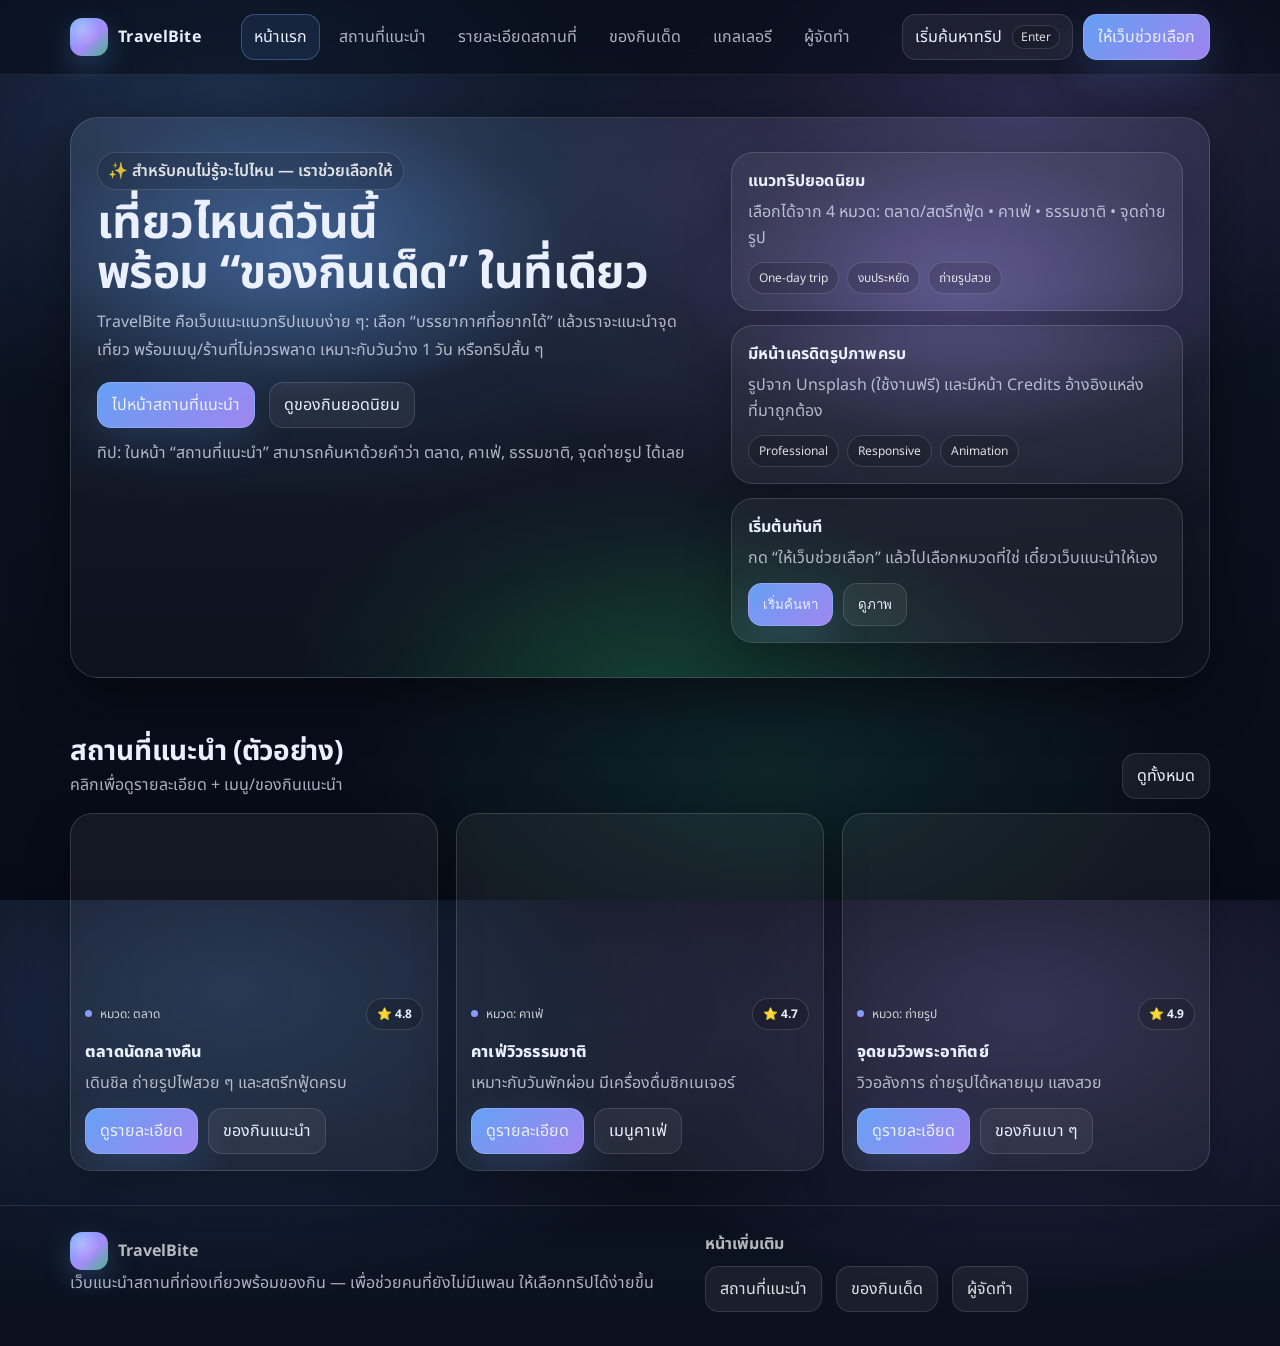
<file: index.html>
<!doctype html>
<html lang="th">
<head>
  <meta charset="utf-8">
  <meta name="viewport" content="width=device-width, initial-scale=1">
  <title>TravelBite — เที่ยวไหนดี มีของกินอะไรบ้าง</title>
  <link rel="stylesheet" href="assets/css/style.css">
  <script defer src="assets/js/app.js"></script>
</head>
<body>
  <header class="topbar">
    <div class="container nav">
      <a class="brand" href="index.html">
        <span class="badge" aria-hidden="true"></span>
        <span>TravelBite</span>
      </a>
      <nav class="navlinks" aria-label="เมนูหลัก">
        <a href="index.html">หน้าแรก</a>
        <a href="destinations.html">สถานที่แนะนำ</a>
        <a href="place.html">รายละเอียดสถานที่</a>
        <a href="food.html">ของกินเด็ด</a>
        <a href="gallery.html">แกลเลอรี</a>
        <a href="about.html">ผู้จัดทำ</a>
      </nav>
      <div class="cta">
        <a class="btn icon" href="destinations.html"><span>เริ่มค้นหาทริป</span><span class="kbd">Enter</span></a>
        <a class="btn primary" href="destinations.html">ให้เว็บช่วยเลือก</a>
      </div>
    </div>
  </header>

  <main>
    <section class="hero">
      <div class="container heroWrap tilt reveal">
        <div class="heroMedia" style="background-image:url('https://images.unsplash.com/photo-1528127269322-539801943592?auto=format&fit=crop&w=1800&q=80');"></div>
        <div class="heroGlow"></div>
        <div class="heroInner">
          <div>
            <div class="hTag">✨ สำหรับคนไม่รู้จะไปไหน — เราช่วยเลือกให้</div>
            <h1>เที่ยวไหนดีวันนี้<br>พร้อม “ของกินเด็ด” ในที่เดียว</h1>
            <p class="lead">
              TravelBite คือเว็บแนะแนวทริปแบบง่าย ๆ: เลือก “บรรยากาศที่อยากได้”
              แล้วเราจะแนะนำจุดเที่ยว พร้อมเมนู/ร้านที่ไม่ควรพลาด เหมาะกับวันว่าง 1 วัน หรือทริปสั้น ๆ
            </p>
            <div class="row">
              <a class="btn primary" href="destinations.html">ไปหน้าสถานที่แนะนำ</a>
              <a class="btn" href="food.html">ดูของกินยอดนิยม</a>
            </div>
            <div style="height:12px"></div>
            <p class="smallNote">ทิป: ในหน้า “สถานที่แนะนำ” สามารถค้นหาด้วยคำว่า ตลาด, คาเฟ่, ธรรมชาติ, จุดถ่ายรูป ได้เลย</p>
          </div>

          <div class="heroCards">
            <div class="card reveal">
              <div class="cardPad">
                <p class="cardTitle">แนวทริปยอดนิยม</p>
                <p class="cardText">เลือกได้จาก 4 หมวด: ตลาด/สตรีทฟู้ด • คาเฟ่ • ธรรมชาติ • จุดถ่ายรูป</p>
                <div class="pills">
                  <span class="pill">One-day trip</span>
                  <span class="pill">งบประหยัด</span>
                  <span class="pill">ถ่ายรูปสวย</span>
                </div>
              </div>
            </div>

            <div class="card reveal">
              <div class="cardPad">
                <p class="cardTitle">มีหน้าเครดิตรูปภาพครบ</p>
                <p class="cardText">รูปจาก Unsplash (ใช้งานฟรี) และมีหน้า Credits อ้างอิงแหล่งที่มาถูกต้อง</p>
                <div class="pills">
                  <span class="pill">Professional</span>
                  <span class="pill">Responsive</span>
                  <span class="pill">Animation</span>
                </div>
              </div>
            </div>

            <div class="card reveal">
              <div class="cardPad">
                <p class="cardTitle">เริ่มต้นทันที</p>
                <p class="cardText">กด “ให้เว็บช่วยเลือก” แล้วไปเลือกหมวดที่ใช่ เดี๋ยวเว็บแนะนำให้เอง</p>
                <div class="actions">
                  <button class="btn primary" data-open="destinations.html">เริ่มค้นหา</button>
                  <button class="btn" data-open="gallery.html">ดูภาพ</button>
                </div>
              </div>
            </div>

          </div>
        </div>
      </div>
    </section>

    <section class="section">
      <div class="container">
        <div class="sectionHead reveal">
          <div>
            <h2 class="h2">สถานที่แนะนำ (ตัวอย่าง)</h2>
            <p class="sub">คลิกเพื่อดูรายละเอียด + เมนู/ของกินแนะนำ</p>
          </div>
          <a class="btn" href="destinations.html">ดูทั้งหมด</a>
        </div>

        <div class="grid cards3">
          <article class="card placeCard tilt reveal placeItem" data-name="ตลาดนัดกลางคืน" data-type="market">
            <div class="placeImg" style="background-image:url('https://images.unsplash.com/photo-1523731407965-2430cd12f5e4?auto=format&fit=crop&w=1600&q=80');"></div>
            <div class="placeBody">
              <div class="metaRow">
                <div class="meta"><span class="dot"></span><span>หมวด: ตลาด</span></div>
                <div class="score">⭐ 4.8</div>
              </div>
              <div class="placeName">ตลาดนัดกลางคืน</div>
              <p class="placeDesc">เดินชิล ถ่ายรูปไฟสวย ๆ และสตรีทฟู้ดครบ</p>
              <div class="actions">
                <a class="btn primary" href="place.html#night-market">ดูรายละเอียด</a>
                <a class="btn" href="food.html#street-food">ของกินแนะนำ</a>
              </div>
            </div>
          </article>

          <article class="card placeCard tilt reveal placeItem" data-name="คาเฟ่วิวธรรมชาติ" data-type="cafe">
            <div class="placeImg" style="background-image:url('https://images.unsplash.com/photo-1521017432531-fbd92d768814?auto=format&fit=crop&w=1600&q=80');"></div>
            <div class="placeBody">
              <div class="metaRow">
                <div class="meta"><span class="dot"></span><span>หมวด: คาเฟ่</span></div>
                <div class="score">⭐ 4.7</div>
              </div>
              <div class="placeName">คาเฟ่วิวธรรมชาติ</div>
              <p class="placeDesc">เหมาะกับวันพักผ่อน มีเครื่องดื่มซิกเนเจอร์</p>
              <div class="actions">
                <a class="btn primary" href="place.html#nature-cafe">ดูรายละเอียด</a>
                <a class="btn" href="food.html#cafe-menu">เมนูคาเฟ่</a>
              </div>
            </div>
          </article>

          <article class="card placeCard tilt reveal placeItem" data-name="จุดชมวิวพระอาทิตย์" data-type="photo">
            <div class="placeImg" style="background-image:url('https://images.unsplash.com/photo-1501785888041-af3ef285b470?auto=format&fit=crop&w=1600&q=80');"></div>
            <div class="placeBody">
              <div class="metaRow">
                <div class="meta"><span class="dot"></span><span>หมวด: ถ่ายรูป</span></div>
                <div class="score">⭐ 4.9</div>
              </div>
              <div class="placeName">จุดชมวิวพระอาทิตย์</div>
              <p class="placeDesc">วิวอลังการ ถ่ายรูปได้หลายมุม แสงสวย</p>
              <div class="actions">
                <a class="btn primary" href="place.html#sunset-view">ดูรายละเอียด</a>
                <a class="btn" href="food.html#light-snacks">ของกินเบา ๆ</a>
              </div>
            </div>
          </article>
        </div>

      </div>
    </section>
  </main>

  <footer class="footer">
    <div class="container fgrid">
      <div>
        <div class="row" style="gap:10px">
          <span class="badge" aria-hidden="true"></span>
          <b>TravelBite</b>
        </div>
        <p class="smallNote">เว็บแนะนำสถานที่ท่องเที่ยวพร้อมของกิน — เพื่อช่วยคนที่ยังไม่มีแพลน ให้เลือกทริปได้ง่ายขึ้น</p>
      </div>
      <div>
        <b>หน้าเพิ่มเติม</b>
        <div class="row" style="margin-top:10px">
          <a class="btn" href="destinations.html">สถานที่แนะนำ</a>
          <a class="btn" href="food.html">ของกินเด็ด</a>
          <a class="btn" href="about.html">ผู้จัดทำ</a>
        </div>
      </div>
    </div>
  </footer>

  <div id="toast" class="toast"></div>
</body>
</html>
</file>
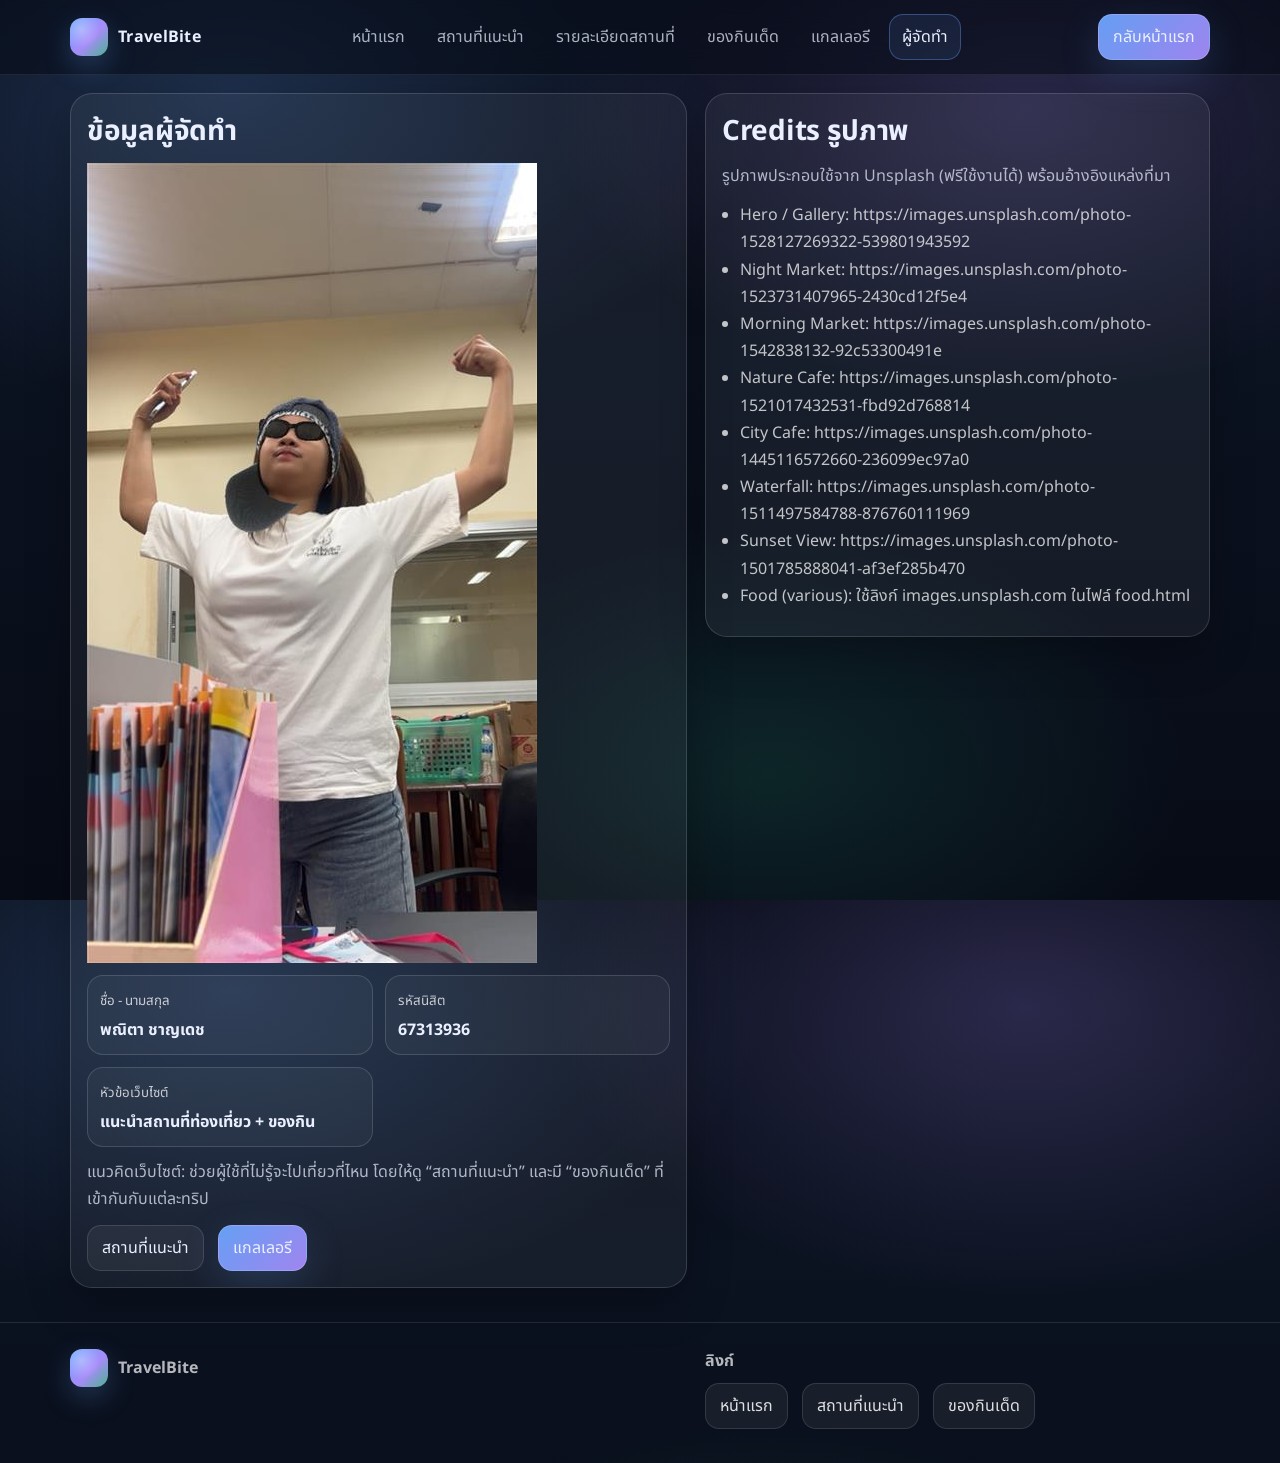
<file: about.html>
<!doctype html>
<html lang="th">

<head>
  <meta charset="utf-8">
  <meta name="viewport" content="width=device-width, initial-scale=1">
  <title>TravelBite — ผู้จัดทำ & Credits</title>
  <link rel="stylesheet" href="assets/css/style.css">
  <script defer src="assets/js/app.js"></script>
</head>

<body>
  <header class="topbar">
    <div class="container nav">
      <a class="brand" href="index.html"><span class="badge"></span><span>TravelBite</span></a>
      <nav class="navlinks" aria-label="เมนูหลัก">
        <a href="index.html">หน้าแรก</a>
        <a href="destinations.html">สถานที่แนะนำ</a>
        <a href="place.html">รายละเอียดสถานที่</a>
        <a href="food.html">ของกินเด็ด</a>
        <a href="gallery.html">แกลเลอรี</a>
        <a href="about.html">ผู้จัดทำ</a>
      </nav>
      <div class="cta">
        <a class="btn primary" href="index.html">กลับหน้าแรก</a>
      </div>
    </div>
  </header>

  <main class="section">
    <div class="container split">
      <div class="card tilt reveal">
        <div class="cardPad">
          <h2 class="h2" style="margin:0 0 10px">ข้อมูลผู้จัดทำ</h2>
          <img src="./img.jpg">
          <div class="kv" style="margin-top:12px">
            <div class="k"><small>ชื่อ - นามสกุล</small><b>พณิตา ชาญเดช</b></div>
            <div class="k"><small>รหัสนิสิต</small><b>67313936</b></div>
            <div class="k"><small>หัวข้อเว็บไซต์</small><b>แนะนำสถานที่ท่องเที่ยว + ของกิน</b></div>
          </div>
          <div style="height:12px"></div>
          <p class="smallNote">
            แนวคิดเว็บไซต์: ช่วยผู้ใช้ที่ไม่รู้จะไปเที่ยวที่ไหน โดยให้ดู “สถานที่แนะนำ” และมี “ของกินเด็ด”
            ที่เข้ากันกับแต่ละทริป
          </p>
          <div class="row" style="margin-top:12px">
            <a class="btn" href="destinations.html">สถานที่แนะนำ</a>
            <a class="btn primary" href="gallery.html">แกลเลอรี</a>
          </div>
        </div>
      </div>

      <div class="card tilt reveal">
        <div class="cardPad">
          <h2 class="h2" style="margin:0 0 10px">Credits รูปภาพ</h2>
          <p class="smallNote">รูปภาพประกอบใช้จาก Unsplash (ฟรีใช้งานได้) พร้อมอ้างอิงแหล่งที่มา</p>
          <ul class="creditsList">
            <li>Hero / Gallery: https://images.unsplash.com/photo-1528127269322-539801943592</li>
            <li>Night Market: https://images.unsplash.com/photo-1523731407965-2430cd12f5e4</li>
            <li>Morning Market: https://images.unsplash.com/photo-1542838132-92c53300491e</li>
            <li>Nature Cafe: https://images.unsplash.com/photo-1521017432531-fbd92d768814</li>
            <li>City Cafe: https://images.unsplash.com/photo-1445116572660-236099ec97a0</li>
            <li>Waterfall: https://images.unsplash.com/photo-1511497584788-876760111969</li>
            <li>Sunset View: https://images.unsplash.com/photo-1501785888041-af3ef285b470</li>
            <li>Food (various): ใช้ลิงก์ images.unsplash.com ในไฟล์ food.html</li>
          </ul>
          <div style="height:10px"></div>
        </div>
      </div>
    </div>
  </main>

  <footer class="footer">
    <div class="container fgrid">
      <div>
        <div class="row" style="gap:10px"><span class="badge"></span><b>TravelBite</b></div>
      </div>
      <div>
        <b>ลิงก์</b>
        <div class="row" style="margin-top:10px">
          <a class="btn" href="index.html">หน้าแรก</a>
          <a class="btn" href="destinations.html">สถานที่แนะนำ</a>
          <a class="btn" href="food.html">ของกินเด็ด</a>
        </div>
      </div>
    </div>
  </footer>

  <div id="toast" class="toast"></div>
</body>

</html>
</file>
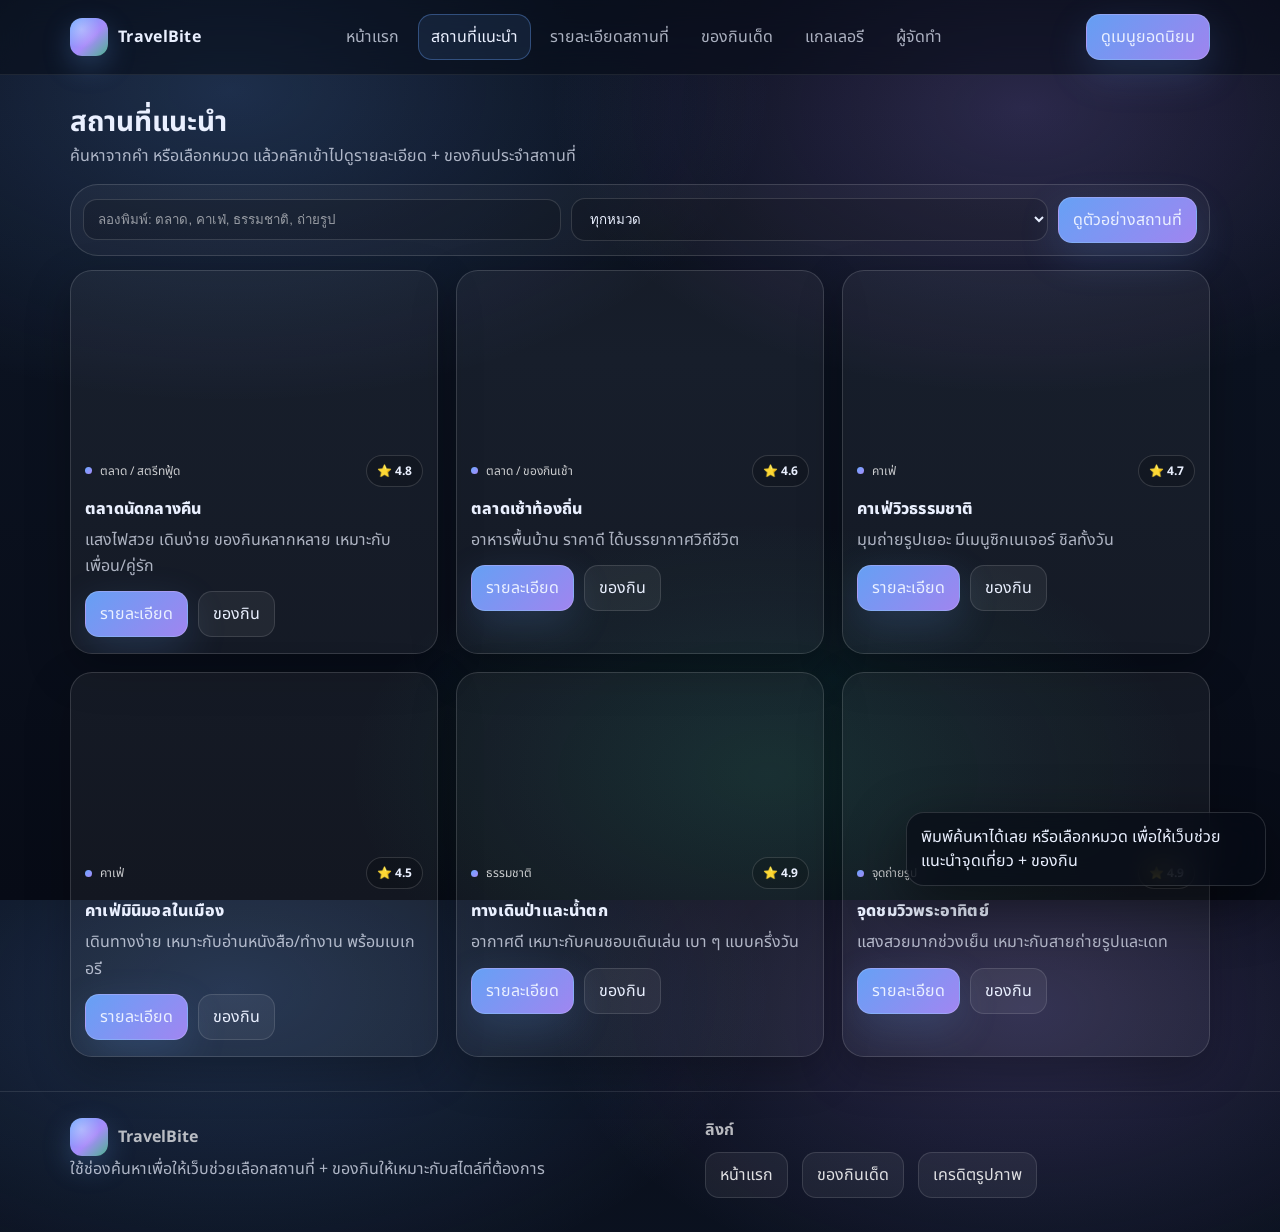
<file: destinations.html>
<!doctype html>
<html lang="th">
<head>
  <meta charset="utf-8">
  <meta name="viewport" content="width=device-width, initial-scale=1">
  <title>TravelBite — สถานที่แนะนำ</title>
  <link rel="stylesheet" href="assets/css/style.css">
  <script defer src="assets/js/app.js"></script>
</head>
<body>
  <header class="topbar">
    <div class="container nav">
      <a class="brand" href="index.html"><span class="badge"></span><span>TravelBite</span></a>
      <nav class="navlinks" aria-label="เมนูหลัก">
        <a href="index.html">หน้าแรก</a>
        <a href="destinations.html">สถานที่แนะนำ</a>
        <a href="place.html">รายละเอียดสถานที่</a>
        <a href="food.html">ของกินเด็ด</a>
        <a href="gallery.html">แกลเลอรี</a>
        <a href="about.html">ผู้จัดทำ</a>
      </nav>
      <div class="cta">
        <a class="btn primary" href="food.html">ดูเมนูยอดนิยม</a>
      </div>
    </div>
  </header>

  <main class="section">
    <div class="container">
      <div class="sectionHead reveal" id="quickHint">
        <div>
          <h2 class="h2">สถานที่แนะนำ</h2>
          <p class="sub">ค้นหาจากคำ หรือเลือกหมวด แล้วคลิกเข้าไปดูรายละเอียด + ของกินประจำสถานที่</p>
        </div>
      </div>

      <div class="searchBar reveal">
        <input id="q" class="input" placeholder="ลองพิมพ์: ตลาด, คาเฟ่, ธรรมชาติ, ถ่ายรูป">
        <select id="type" class="input" aria-label="หมวดหมู่">
          <option value="all">ทุกหมวด</option>
          <option value="market">ตลาด / สตรีทฟู้ด</option>
          <option value="cafe">คาเฟ่</option>
          <option value="nature">ธรรมชาติ</option>
          <option value="photo">จุดถ่ายรูป</option>
        </select>
        <a class="btn primary" href="place.html#night-market">ดูตัวอย่างสถานที่</a>
      </div>

      <div style="height:14px"></div>

      <div class="grid cards3">
        <article class="card placeCard tilt reveal placeItem" data-name="ตลาดนัดกลางคืน" data-type="market">
          <div class="placeImg" style="background-image:url('https://images.unsplash.com/photo-1523731407965-2430cd12f5e4?auto=format&fit=crop&w=1600&q=80');"></div>
          <div class="placeBody">
            <div class="metaRow">
              <div class="meta"><span class="dot"></span><span>ตลาด / สตรีทฟู้ด</span></div>
              <div class="score">⭐ 4.8</div>
            </div>
            <div class="placeName">ตลาดนัดกลางคืน</div>
            <p class="placeDesc">แสงไฟสวย เดินง่าย ของกินหลากหลาย เหมาะกับเพื่อน/คู่รัก</p>
            <div class="actions">
              <a class="btn primary" href="place.html#night-market">รายละเอียด</a>
              <a class="btn" href="food.html#street-food">ของกิน</a>
            </div>
          </div>
        </article>

        <article class="card placeCard tilt reveal placeItem" data-name="ตลาดเช้าท้องถิ่น" data-type="market">
          <div class="placeImg" style="background-image:url('https://images.unsplash.com/photo-1542838132-92c53300491e?auto=format&fit=crop&w=1600&q=80');"></div>
          <div class="placeBody">
            <div class="metaRow">
              <div class="meta"><span class="dot"></span><span>ตลาด / ของกินเช้า</span></div>
              <div class="score">⭐ 4.6</div>
            </div>
            <div class="placeName">ตลาดเช้าท้องถิ่น</div>
            <p class="placeDesc">อาหารพื้นบ้าน ราคาดี ได้บรรยากาศวิถีชีวิต</p>
            <div class="actions">
              <a class="btn primary" href="place.html#morning-market">รายละเอียด</a>
              <a class="btn" href="food.html#breakfast">ของกิน</a>
            </div>
          </div>
        </article>

        <article class="card placeCard tilt reveal placeItem" data-name="คาเฟ่วิวธรรมชาติ" data-type="cafe">
          <div class="placeImg" style="background-image:url('https://images.unsplash.com/photo-1521017432531-fbd92d768814?auto=format&fit=crop&w=1600&q=80');"></div>
          <div class="placeBody">
            <div class="metaRow">
              <div class="meta"><span class="dot"></span><span>คาเฟ่</span></div>
              <div class="score">⭐ 4.7</div>
            </div>
            <div class="placeName">คาเฟ่วิวธรรมชาติ</div>
            <p class="placeDesc">มุมถ่ายรูปเยอะ มีเมนูซิกเนเจอร์ ชิลทั้งวัน</p>
            <div class="actions">
              <a class="btn primary" href="place.html#nature-cafe">รายละเอียด</a>
              <a class="btn" href="food.html#cafe-menu">ของกิน</a>
            </div>
          </div>
        </article>

        <article class="card placeCard tilt reveal placeItem" data-name="คาเฟ่มินิมอลในเมือง" data-type="cafe">
          <div class="placeImg" style="background-image:url('https://images.unsplash.com/photo-1445116572660-236099ec97a0?auto=format&fit=crop&w=1600&q=80');"></div>
          <div class="placeBody">
            <div class="metaRow">
              <div class="meta"><span class="dot"></span><span>คาเฟ่</span></div>
              <div class="score">⭐ 4.5</div>
            </div>
            <div class="placeName">คาเฟ่มินิมอลในเมือง</div>
            <p class="placeDesc">เดินทางง่าย เหมาะกับอ่านหนังสือ/ทำงาน พร้อมเบเกอรี</p>
            <div class="actions">
              <a class="btn primary" href="place.html#city-cafe">รายละเอียด</a>
              <a class="btn" href="food.html#dessert">ของกิน</a>
            </div>
          </div>
        </article>

        <article class="card placeCard tilt reveal placeItem" data-name="ทางเดินป่าและน้ำตก" data-type="nature">
          <div class="placeImg" style="background-image:url('https://images.unsplash.com/photo-1511497584788-876760111969?auto=format&fit=crop&w=1600&q=80');"></div>
          <div class="placeBody">
            <div class="metaRow">
              <div class="meta"><span class="dot"></span><span>ธรรมชาติ</span></div>
              <div class="score">⭐ 4.9</div>
            </div>
            <div class="placeName">ทางเดินป่าและน้ำตก</div>
            <p class="placeDesc">อากาศดี เหมาะกับคนชอบเดินเล่น เบา ๆ แบบครึ่งวัน</p>
            <div class="actions">
              <a class="btn primary" href="place.html#waterfall">รายละเอียด</a>
              <a class="btn" href="food.html#light-snacks">ของกิน</a>
            </div>
          </div>
        </article>

        <article class="card placeCard tilt reveal placeItem" data-name="จุดชมวิวพระอาทิตย์" data-type="photo">
          <div class="placeImg" style="background-image:url('https://images.unsplash.com/photo-1501785888041-af3ef285b470?auto=format&fit=crop&w=1600&q=80');"></div>
          <div class="placeBody">
            <div class="metaRow">
              <div class="meta"><span class="dot"></span><span>จุดถ่ายรูป</span></div>
              <div class="score">⭐ 4.9</div>
            </div>
            <div class="placeName">จุดชมวิวพระอาทิตย์</div>
            <p class="placeDesc">แสงสวยมากช่วงเย็น เหมาะกับสายถ่ายรูปและเดท</p>
            <div class="actions">
              <a class="btn primary" href="place.html#sunset-view">รายละเอียด</a>
              <a class="btn" href="food.html#light-snacks">ของกิน</a>
            </div>
          </div>
        </article>
      </div>

    </div>
  </main>

  <footer class="footer">
    <div class="container fgrid">
      <div>
        <div class="row" style="gap:10px"><span class="badge"></span><b>TravelBite</b></div>
        <p class="smallNote">ใช้ช่องค้นหาเพื่อให้เว็บช่วยเลือกสถานที่ + ของกินให้เหมาะกับสไตล์ที่ต้องการ</p>
      </div>
      <div>
        <b>ลิงก์</b>
        <div class="row" style="margin-top:10px">
          <a class="btn" href="index.html">หน้าแรก</a>
          <a class="btn" href="food.html">ของกินเด็ด</a>
          <a class="btn" href="about.html">เครดิตรูปภาพ</a>
        </div>
      </div>
    </div>
  </footer>

  <div id="toast" class="toast"></div>
</body>
</html>
</file>
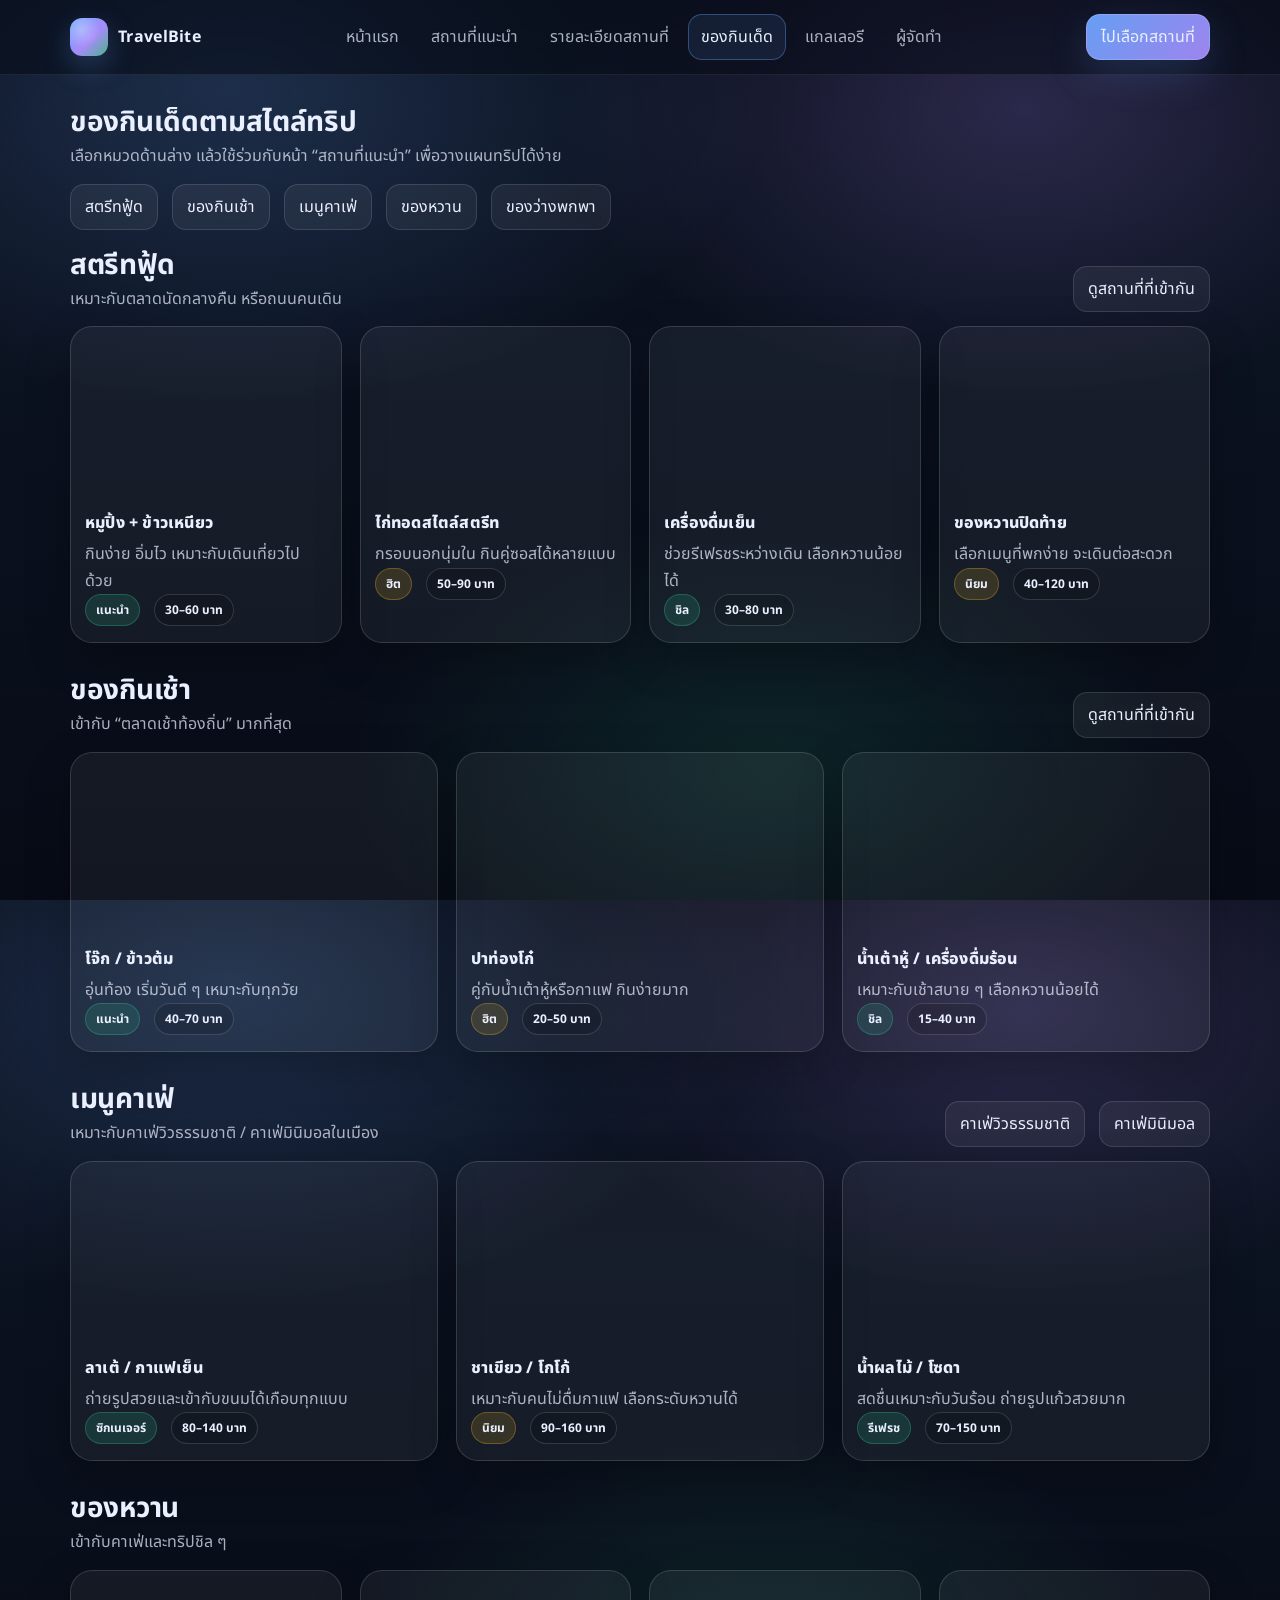
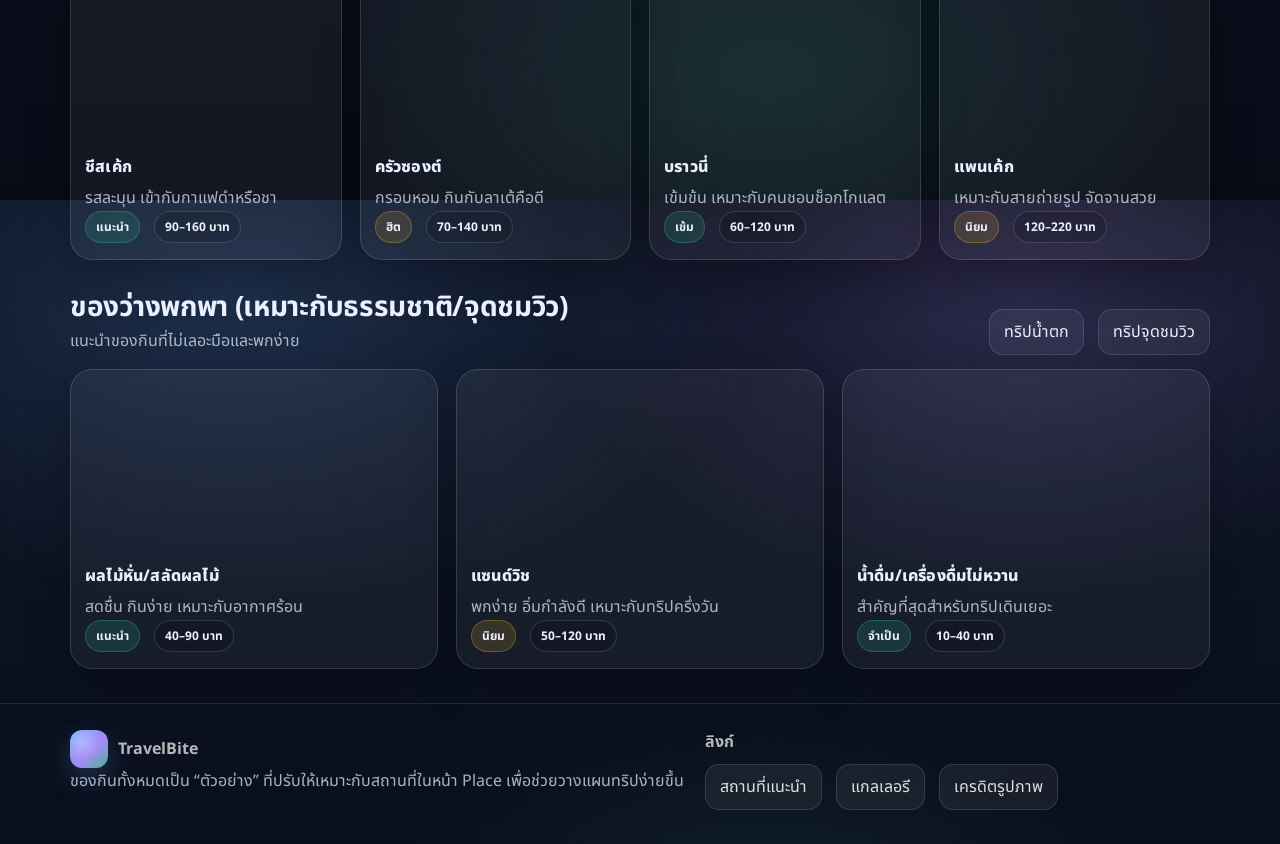
<file: food.html>
<!doctype html>
<html lang="th">
<head>
  <meta charset="utf-8">
  <meta name="viewport" content="width=device-width, initial-scale=1">
  <title>TravelBite — ของกินเด็ด</title>
  <link rel="stylesheet" href="assets/css/style.css">
  <script defer src="assets/js/app.js"></script>
</head>
<body>
  <header class="topbar">
    <div class="container nav">
      <a class="brand" href="index.html"><span class="badge"></span><span>TravelBite</span></a>
      <nav class="navlinks" aria-label="เมนูหลัก">
        <a href="index.html">หน้าแรก</a>
        <a href="destinations.html">สถานที่แนะนำ</a>
        <a href="place.html">รายละเอียดสถานที่</a>
        <a href="food.html">ของกินเด็ด</a>
        <a href="gallery.html">แกลเลอรี</a>
        <a href="about.html">ผู้จัดทำ</a>
      </nav>
      <div class="cta">
        <a class="btn primary" href="destinations.html">ไปเลือกสถานที่</a>
      </div>
    </div>
  </header>

  <main class="section">
    <div class="container">
      <div class="sectionHead reveal">
        <div>
          <h2 class="h2">ของกินเด็ดตามสไตล์ทริป</h2>
          <p class="sub">เลือกหมวดด้านล่าง แล้วใช้ร่วมกับหน้า “สถานที่แนะนำ” เพื่อวางแผนทริปได้ง่าย</p>
        </div>
      </div>

      <div class="row reveal" style="margin-bottom:14px">
        <a class="btn" href="#street-food">สตรีทฟู้ด</a>
        <a class="btn" href="#breakfast">ของกินเช้า</a>
        <a class="btn" href="#cafe-menu">เมนูคาเฟ่</a>
        <a class="btn" href="#dessert">ของหวาน</a>
        <a class="btn" href="#light-snacks">ของว่างพกพา</a>
      </div>

      <section id="street-food">
        <div class="sectionHead reveal">
          <div>
            <h2 class="h2">สตรีทฟู้ด</h2>
            <p class="sub">เหมาะกับตลาดนัดกลางคืน หรือถนนคนเดิน</p>
          </div>
          <a class="btn" href="place.html#night-market">ดูสถานที่ที่เข้ากัน</a>
        </div>

        <div class="grid cards4">
          <article class="card tilt reveal">
            <div class="placeImg" style="height:160px;background-image:url('https://images.unsplash.com/photo-1623428187425-6ca6f8f3b0d3?auto=format&fit=crop&w=1600&q=80');"></div>
            <div class="placeBody">
              <div class="placeName">หมูปิ้ง + ข้าวเหนียว</div>
              <p class="placeDesc">กินง่าย อิ่มไว เหมาะกับเดินเที่ยวไปด้วย</p>
              <div class="row">
                <span class="tag good">แนะนำ</span>
                <span class="tag">30–60 บาท</span>
              </div>
            </div>
          </article>

          <article class="card tilt reveal">
            <div class="placeImg" style="height:160px;background-image:url('https://images.unsplash.com/photo-1617191518000-4bca0b6b8b5a?auto=format&fit=crop&w=1600&q=80');"></div>
            <div class="placeBody">
              <div class="placeName">ไก่ทอดสไตล์สตรีท</div>
              <p class="placeDesc">กรอบนอกนุ่มใน กินคู่ซอสได้หลายแบบ</p>
              <div class="row">
                <span class="tag warn">ฮิต</span>
                <span class="tag">50–90 บาท</span>
              </div>
            </div>
          </article>

          <article class="card tilt reveal">
            <div class="placeImg" style="height:160px;background-image:url('https://images.unsplash.com/photo-1551024506-0bccd828d307?auto=format&fit=crop&w=1600&q=80');"></div>
            <div class="placeBody">
              <div class="placeName">เครื่องดื่มเย็น</div>
              <p class="placeDesc">ช่วยรีเฟรชระหว่างเดิน เลือกหวานน้อยได้</p>
              <div class="row">
                <span class="tag good">ชิล</span>
                <span class="tag">30–80 บาท</span>
              </div>
            </div>
          </article>

          <article class="card tilt reveal">
            <div class="placeImg" style="height:160px;background-image:url('https://images.unsplash.com/photo-1504754524776-8f4f37790ca0?auto=format&fit=crop&w=1600&q=80');"></div>
            <div class="placeBody">
              <div class="placeName">ของหวานปิดท้าย</div>
              <p class="placeDesc">เลือกเมนูที่พกง่าย จะเดินต่อสะดวก</p>
              <div class="row">
                <span class="tag warn">นิยม</span>
                <span class="tag">40–120 บาท</span>
              </div>
            </div>
          </article>
        </div>
      </section>

      <div style="height:18px"></div>

      <section id="breakfast">
        <div class="sectionHead reveal">
          <div>
            <h2 class="h2">ของกินเช้า</h2>
            <p class="sub">เข้ากับ “ตลาดเช้าท้องถิ่น” มากที่สุด</p>
          </div>
          <a class="btn" href="place.html#morning-market">ดูสถานที่ที่เข้ากัน</a>
        </div>

        <div class="grid cards3">
          <article class="card tilt reveal">
            <div class="placeImg" style="height:170px;background-image:url('https://images.unsplash.com/photo-1516684669134-de6cec0c7e4c?auto=format&fit=crop&w=1600&q=80');"></div>
            <div class="placeBody">
              <div class="placeName">โจ๊ก / ข้าวต้ม</div>
              <p class="placeDesc">อุ่นท้อง เริ่มวันดี ๆ เหมาะกับทุกวัย</p>
              <div class="row"><span class="tag good">แนะนำ</span><span class="tag">40–70 บาท</span></div>
            </div>
          </article>

          <article class="card tilt reveal">
            <div class="placeImg" style="height:170px;background-image:url('https://images.unsplash.com/photo-1551183053-bf91a1d81141?auto=format&fit=crop&w=1600&q=80');"></div>
            <div class="placeBody">
              <div class="placeName">ปาท่องโก๋</div>
              <p class="placeDesc">คู่กับน้ำเต้าหู้หรือกาแฟ กินง่ายมาก</p>
              <div class="row"><span class="tag warn">ฮิต</span><span class="tag">20–50 บาท</span></div>
            </div>
          </article>

          <article class="card tilt reveal">
            <div class="placeImg" style="height:170px;background-image:url('https://images.unsplash.com/photo-1546549032-9571cd6b27df?auto=format&fit=crop&w=1600&q=80');"></div>
            <div class="placeBody">
              <div class="placeName">น้ำเต้าหู้ / เครื่องดื่มร้อน</div>
              <p class="placeDesc">เหมาะกับเช้าสบาย ๆ เลือกหวานน้อยได้</p>
              <div class="row"><span class="tag good">ชิล</span><span class="tag">15–40 บาท</span></div>
            </div>
          </article>
        </div>
      </section>

      <div style="height:18px"></div>

      <section id="cafe-menu">
        <div class="sectionHead reveal">
          <div>
            <h2 class="h2">เมนูคาเฟ่</h2>
            <p class="sub">เหมาะกับคาเฟ่วิวธรรมชาติ / คาเฟ่มินิมอลในเมือง</p>
          </div>
          <div class="row">
            <a class="btn" href="place.html#nature-cafe">คาเฟ่วิวธรรมชาติ</a>
            <a class="btn" href="place.html#city-cafe">คาเฟ่มินิมอล</a>
          </div>
        </div>

        <div class="grid cards3">
          <article class="card tilt reveal">
            <div class="placeImg" style="height:170px;background-image:url('https://images.unsplash.com/photo-1509042239860-f550ce710b93?auto=format&fit=crop&w=1600&q=80');"></div>
            <div class="placeBody">
              <div class="placeName">ลาเต้ / กาแฟเย็น</div>
              <p class="placeDesc">ถ่ายรูปสวยและเข้ากับขนมได้เกือบทุกแบบ</p>
              <div class="row"><span class="tag good">ซิกเนเจอร์</span><span class="tag">80–140 บาท</span></div>
            </div>
          </article>

          <article class="card tilt reveal">
            <div class="placeImg" style="height:170px;background-image:url('https://images.unsplash.com/photo-1511920170033-f8396924c348?auto=format&fit=crop&w=1600&q=80');"></div>
            <div class="placeBody">
              <div class="placeName">ชาเขียว / โกโก้</div>
              <p class="placeDesc">เหมาะกับคนไม่ดื่มกาแฟ เลือกระดับหวานได้</p>
              <div class="row"><span class="tag warn">นิยม</span><span class="tag">90–160 บาท</span></div>
            </div>
          </article>

          <article class="card tilt reveal">
            <div class="placeImg" style="height:170px;background-image:url('https://images.unsplash.com/photo-1554118811-1e0d58224f24?auto=format&fit=crop&w=1600&q=80');"></div>
            <div class="placeBody">
              <div class="placeName">น้ำผลไม้ / โซดา</div>
              <p class="placeDesc">สดชื่นเหมาะกับวันร้อน ถ่ายรูปแก้วสวยมาก</p>
              <div class="row"><span class="tag good">รีเฟรช</span><span class="tag">70–150 บาท</span></div>
            </div>
          </article>
        </div>
      </section>

      <div style="height:18px"></div>

      <section id="dessert">
        <div class="sectionHead reveal">
          <div>
            <h2 class="h2">ของหวาน</h2>
            <p class="sub">เข้ากับคาเฟ่และทริปชิล ๆ</p>
          </div>
        </div>

        <div class="grid cards4">
          <article class="card tilt reveal">
            <div class="placeImg" style="height:160px;background-image:url('https://images.unsplash.com/photo-1486427944299-d1955d23e34d?auto=format&fit=crop&w=1600&q=80');"></div>
            <div class="placeBody">
              <div class="placeName">ชีสเค้ก</div>
              <p class="placeDesc">รสละมุน เข้ากับกาแฟดำหรือชา</p>
              <div class="row"><span class="tag good">แนะนำ</span><span class="tag">90–160 บาท</span></div>
            </div>
          </article>

          <article class="card tilt reveal">
            <div class="placeImg" style="height:160px;background-image:url('https://images.unsplash.com/photo-1509440159598-0249088772ff?auto=format&fit=crop&w=1600&q=80');"></div>
            <div class="placeBody">
              <div class="placeName">ครัวซองต์</div>
              <p class="placeDesc">กรอบหอม กินกับลาเต้คือดี</p>
              <div class="row"><span class="tag warn">ฮิต</span><span class="tag">70–140 บาท</span></div>
            </div>
          </article>

          <article class="card tilt reveal">
            <div class="placeImg" style="height:160px;background-image:url('https://images.unsplash.com/photo-1551106652-a5bcf4b29ab6?auto=format&fit=crop&w=1600&q=80');"></div>
            <div class="placeBody">
              <div class="placeName">บราวนี่</div>
              <p class="placeDesc">เข้มข้น เหมาะกับคนชอบช็อกโกแลต</p>
              <div class="row"><span class="tag good">เข้ม</span><span class="tag">60–120 บาท</span></div>
            </div>
          </article>

          <article class="card tilt reveal">
            <div class="placeImg" style="height:160px;background-image:url('https://images.unsplash.com/photo-1499636136210-6f4ee915583e?auto=format&fit=crop&w=1600&q=80');"></div>
            <div class="placeBody">
              <div class="placeName">แพนเค้ก</div>
              <p class="placeDesc">เหมาะกับสายถ่ายรูป จัดจานสวย</p>
              <div class="row"><span class="tag warn">นิยม</span><span class="tag">120–220 บาท</span></div>
            </div>
          </article>
        </div>
      </section>

      <div style="height:18px"></div>

      <section id="light-snacks">
        <div class="sectionHead reveal">
          <div>
            <h2 class="h2">ของว่างพกพา (เหมาะกับธรรมชาติ/จุดชมวิว)</h2>
            <p class="sub">แนะนำของกินที่ไม่เลอะมือและพกง่าย</p>
          </div>
          <div class="row">
            <a class="btn" href="place.html#waterfall">ทริปน้ำตก</a>
            <a class="btn" href="place.html#sunset-view">ทริปจุดชมวิว</a>
          </div>
        </div>

        <div class="grid cards3">
          <article class="card tilt reveal">
            <div class="placeImg" style="height:170px;background-image:url('https://images.unsplash.com/photo-1540189549336-e6e99c3679fe?auto=format&fit=crop&w=1600&q=80');"></div>
            <div class="placeBody">
              <div class="placeName">ผลไม้หั่น/สลัดผลไม้</div>
              <p class="placeDesc">สดชื่น กินง่าย เหมาะกับอากาศร้อน</p>
              <div class="row"><span class="tag good">แนะนำ</span><span class="tag">40–90 บาท</span></div>
            </div>
          </article>

          <article class="card tilt reveal">
            <div class="placeImg" style="height:170px;background-image:url('https://images.unsplash.com/photo-1521986329282-0436c1f1e212?auto=format&fit=crop&w=1600&q=80');"></div>
            <div class="placeBody">
              <div class="placeName">แซนด์วิช</div>
              <p class="placeDesc">พกง่าย อิ่มกำลังดี เหมาะกับทริปครึ่งวัน</p>
              <div class="row"><span class="tag warn">นิยม</span><span class="tag">50–120 บาท</span></div>
            </div>
          </article>

          <article class="card tilt reveal">
            <div class="placeImg" style="height:170px;background-image:url('https://images.unsplash.com/photo-1512621776951-a57141f2eefd?auto=format&fit=crop&w=1600&q=80');"></div>
            <div class="placeBody">
              <div class="placeName">น้ำดื่ม/เครื่องดื่มไม่หวาน</div>
              <p class="placeDesc">สำคัญที่สุดสำหรับทริปเดินเยอะ</p>
              <div class="row"><span class="tag good">จำเป็น</span><span class="tag">10–40 บาท</span></div>
            </div>
          </article>
        </div>
      </section>

    </div>
  </main>

  <footer class="footer">
    <div class="container fgrid">
      <div>
        <div class="row" style="gap:10px"><span class="badge"></span><b>TravelBite</b></div>
        <p class="smallNote">ของกินทั้งหมดเป็น “ตัวอย่าง” ที่ปรับให้เหมาะกับสถานที่ในหน้า Place เพื่อช่วยวางแผนทริปง่ายขึ้น</p>
      </div>
      <div>
        <b>ลิงก์</b>
        <div class="row" style="margin-top:10px">
          <a class="btn" href="destinations.html">สถานที่แนะนำ</a>
          <a class="btn" href="gallery.html">แกลเลอรี</a>
          <a class="btn" href="about.html">เครดิตรูปภาพ</a>
        </div>
      </div>
    </div>
  </footer>

  <div id="toast" class="toast"></div>
</body>
</html>
</file>
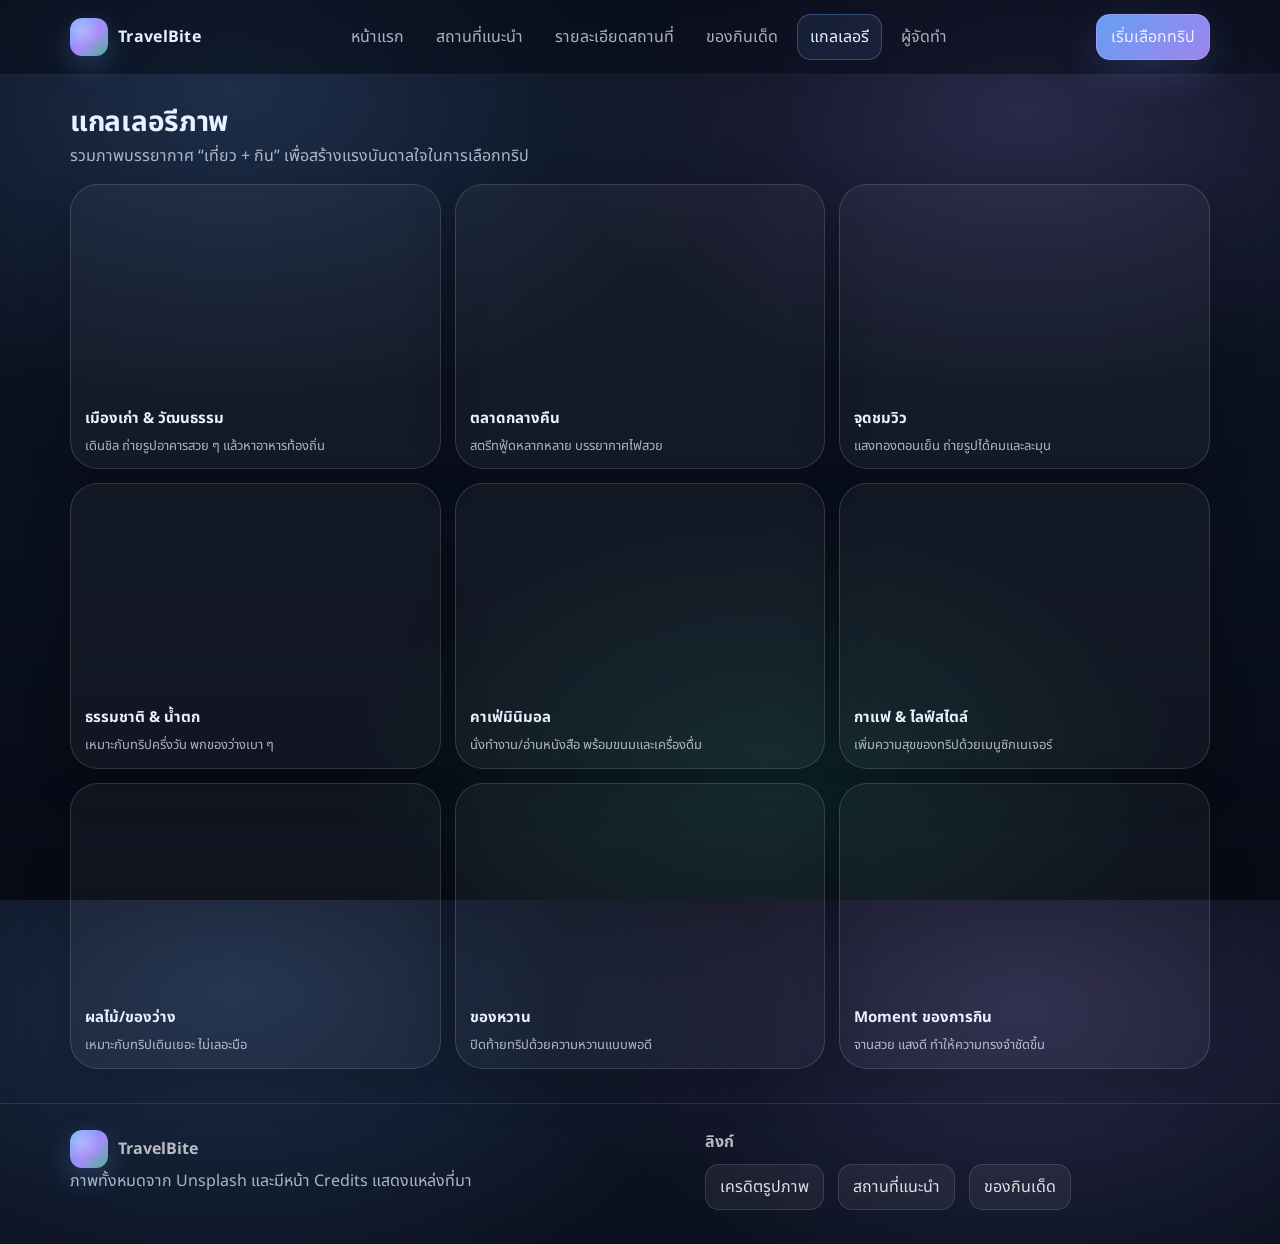
<file: gallery.html>
<!doctype html>
<html lang="th">
<head>
  <meta charset="utf-8">
  <meta name="viewport" content="width=device-width, initial-scale=1">
  <title>TravelBite — แกลเลอรี</title>
  <link rel="stylesheet" href="assets/css/style.css">
  <script defer src="assets/js/app.js"></script>
</head>
<body>
  <header class="topbar">
    <div class="container nav">
      <a class="brand" href="index.html"><span class="badge"></span><span>TravelBite</span></a>
      <nav class="navlinks" aria-label="เมนูหลัก">
        <a href="index.html">หน้าแรก</a>
        <a href="destinations.html">สถานที่แนะนำ</a>
        <a href="place.html">รายละเอียดสถานที่</a>
        <a href="food.html">ของกินเด็ด</a>
        <a href="gallery.html">แกลเลอรี</a>
        <a href="about.html">ผู้จัดทำ</a>
      </nav>
      <div class="cta">
        <a class="btn primary" href="destinations.html">เริ่มเลือกทริป</a>
      </div>
    </div>
  </header>

  <main class="section">
    <div class="container">
      <div class="sectionHead reveal">
        <div>
          <h2 class="h2">แกลเลอรีภาพ</h2>
          <p class="sub">รวมภาพบรรยากาศ “เที่ยว + กิน” เพื่อสร้างแรงบันดาลใจในการเลือกทริป</p>
        </div>
      </div>

      <div class="gallery">
        <div class="gItem tilt reveal">
          <div class="ph" style="background-image:url('https://images.unsplash.com/photo-1528127269322-539801943592?auto=format&fit=crop&w=1600&q=80');"></div>
          <div class="cap">
            <h4>เมืองเก่า & วัฒนธรรม</h4>
            <p>เดินชิล ถ่ายรูปอาคารสวย ๆ แล้วหาอาหารท้องถิ่น</p>
          </div>
        </div>

        <div class="gItem tilt reveal">
          <div class="ph" style="background-image:url('https://images.unsplash.com/photo-1523731407965-2430cd12f5e4?auto=format&fit=crop&w=1600&q=80');"></div>
          <div class="cap">
            <h4>ตลาดกลางคืน</h4>
            <p>สตรีทฟู้ดหลากหลาย บรรยากาศไฟสวย</p>
          </div>
        </div>

        <div class="gItem tilt reveal">
          <div class="ph" style="background-image:url('https://images.unsplash.com/photo-1501785888041-af3ef285b470?auto=format&fit=crop&w=1600&q=80');"></div>
          <div class="cap">
            <h4>จุดชมวิว</h4>
            <p>แสงทองตอนเย็น ถ่ายรูปได้คมและละมุน</p>
          </div>
        </div>

        <div class="gItem tilt reveal">
          <div class="ph" style="background-image:url('https://images.unsplash.com/photo-1511497584788-876760111969?auto=format&fit=crop&w=1600&q=80');"></div>
          <div class="cap">
            <h4>ธรรมชาติ & น้ำตก</h4>
            <p>เหมาะกับทริปครึ่งวัน พกของว่างเบา ๆ</p>
          </div>
        </div>

        <div class="gItem tilt reveal">
          <div class="ph" style="background-image:url('https://images.unsplash.com/photo-1445116572660-236099ec97a0?auto=format&fit=crop&w=1600&q=80');"></div>
          <div class="cap">
            <h4>คาเฟ่มินิมอล</h4>
            <p>นั่งทำงาน/อ่านหนังสือ พร้อมขนมและเครื่องดื่ม</p>
          </div>
        </div>

        <div class="gItem tilt reveal">
          <div class="ph" style="background-image:url('https://images.unsplash.com/photo-1509042239860-f550ce710b93?auto=format&fit=crop&w=1600&q=80');"></div>
          <div class="cap">
            <h4>กาแฟ & ไลฟ์สไตล์</h4>
            <p>เพิ่มความสุขของทริปด้วยเมนูซิกเนเจอร์</p>
          </div>
        </div>

        <div class="gItem tilt reveal">
          <div class="ph" style="background-image:url('https://images.unsplash.com/photo-1540189549336-e6e99c3679fe?auto=format&fit=crop&w=1600&q=80');"></div>
          <div class="cap">
            <h4>ผลไม้/ของว่าง</h4>
            <p>เหมาะกับทริปเดินเยอะ ไม่เลอะมือ</p>
          </div>
        </div>

        <div class="gItem tilt reveal">
          <div class="ph" style="background-image:url('https://images.unsplash.com/photo-1499636136210-6f4ee915583e?auto=format&fit=crop&w=1600&q=80');"></div>
          <div class="cap">
            <h4>ของหวาน</h4>
            <p>ปิดท้ายทริปด้วยความหวานแบบพอดี</p>
          </div>
        </div>

        <div class="gItem tilt reveal">
          <div class="ph" style="background-image:url('https://images.unsplash.com/photo-1504754524776-8f4f37790ca0?auto=format&fit=crop&w=1600&q=80');"></div>
          <div class="cap">
            <h4>Moment ของการกิน</h4>
            <p>จานสวย แสงดี ทำให้ความทรงจำชัดขึ้น</p>
          </div>
        </div>
      </div>

    </div>
  </main>

  <footer class="footer">
    <div class="container fgrid">
      <div>
        <div class="row" style="gap:10px"><span class="badge"></span><b>TravelBite</b></div>
        <p class="smallNote">ภาพทั้งหมดจาก Unsplash และมีหน้า Credits แสดงแหล่งที่มา</p>
      </div>
      <div>
        <b>ลิงก์</b>
        <div class="row" style="margin-top:10px">
          <a class="btn" href="about.html">เครดิตรูปภาพ</a>
          <a class="btn" href="destinations.html">สถานที่แนะนำ</a>
          <a class="btn" href="food.html">ของกินเด็ด</a>
        </div>
      </div>
    </div>
  </footer>

  <div id="toast" class="toast"></div>
</body>
</html>
</file>
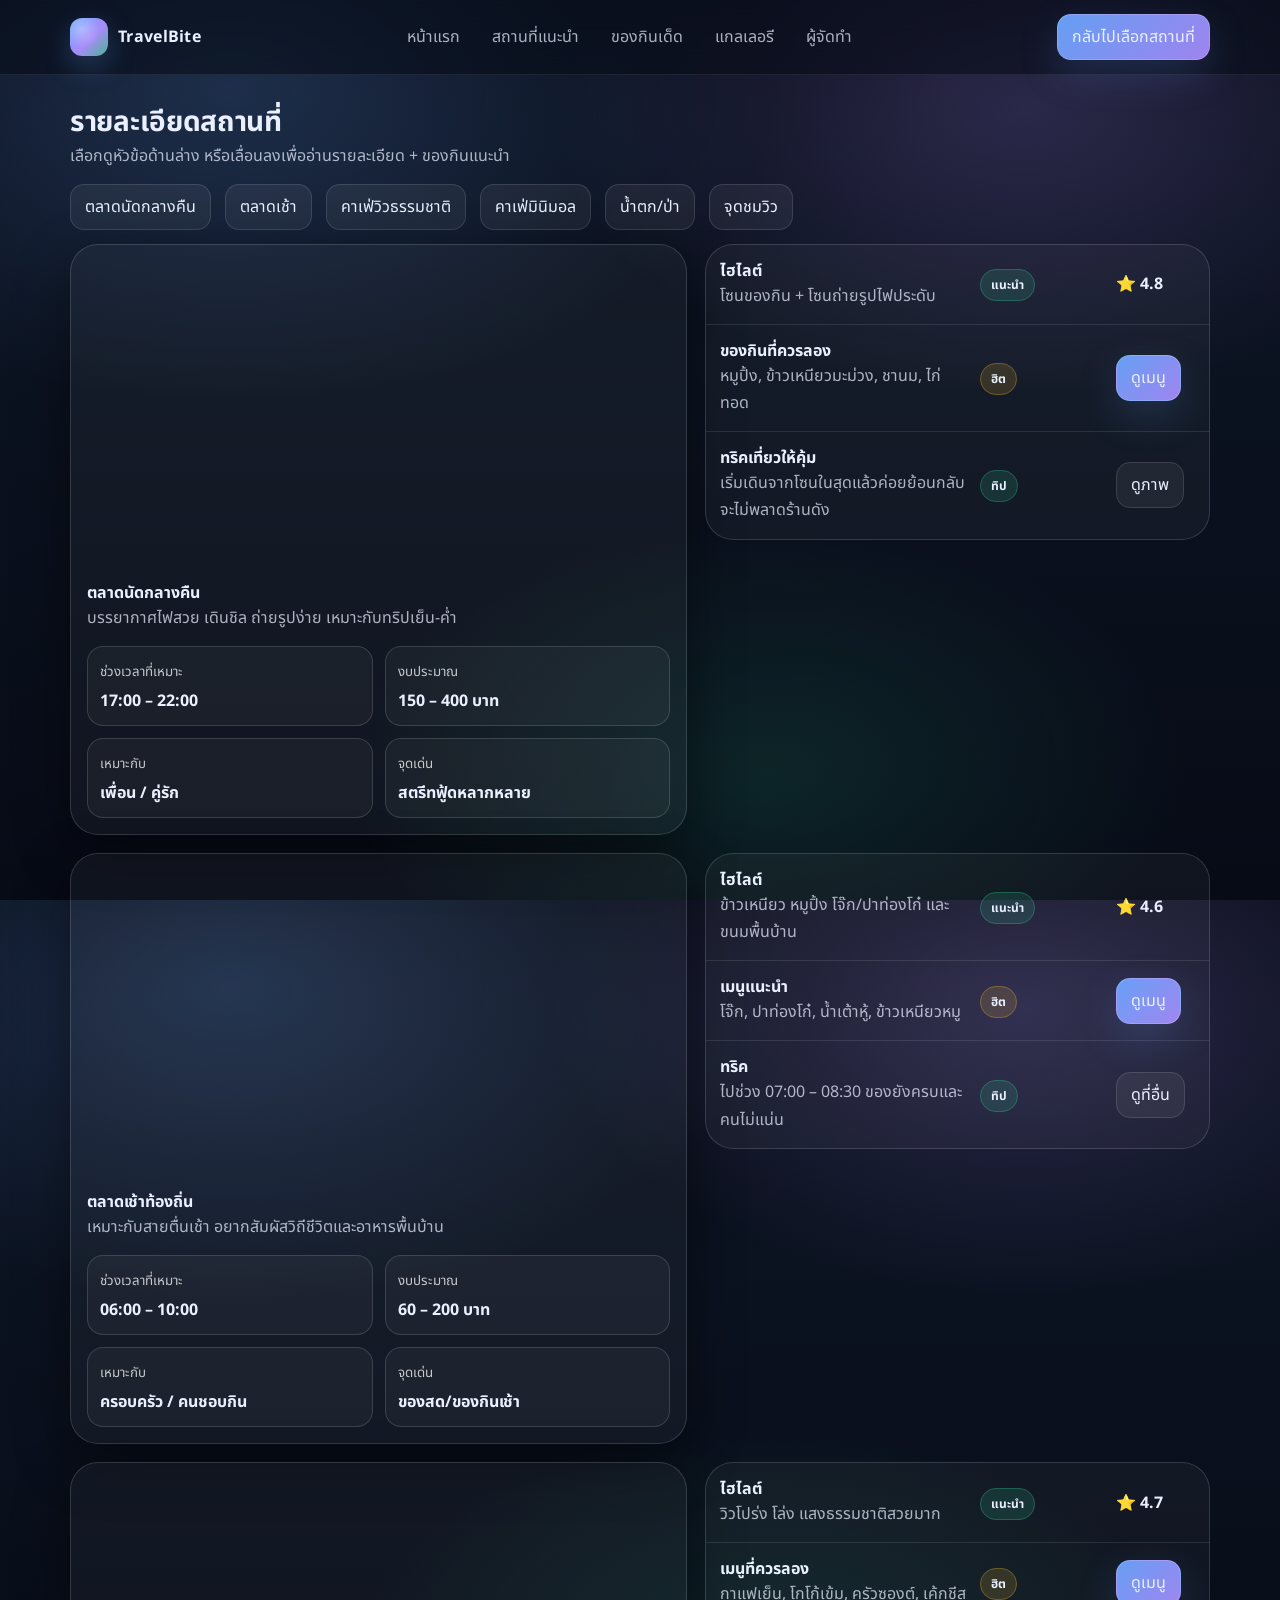
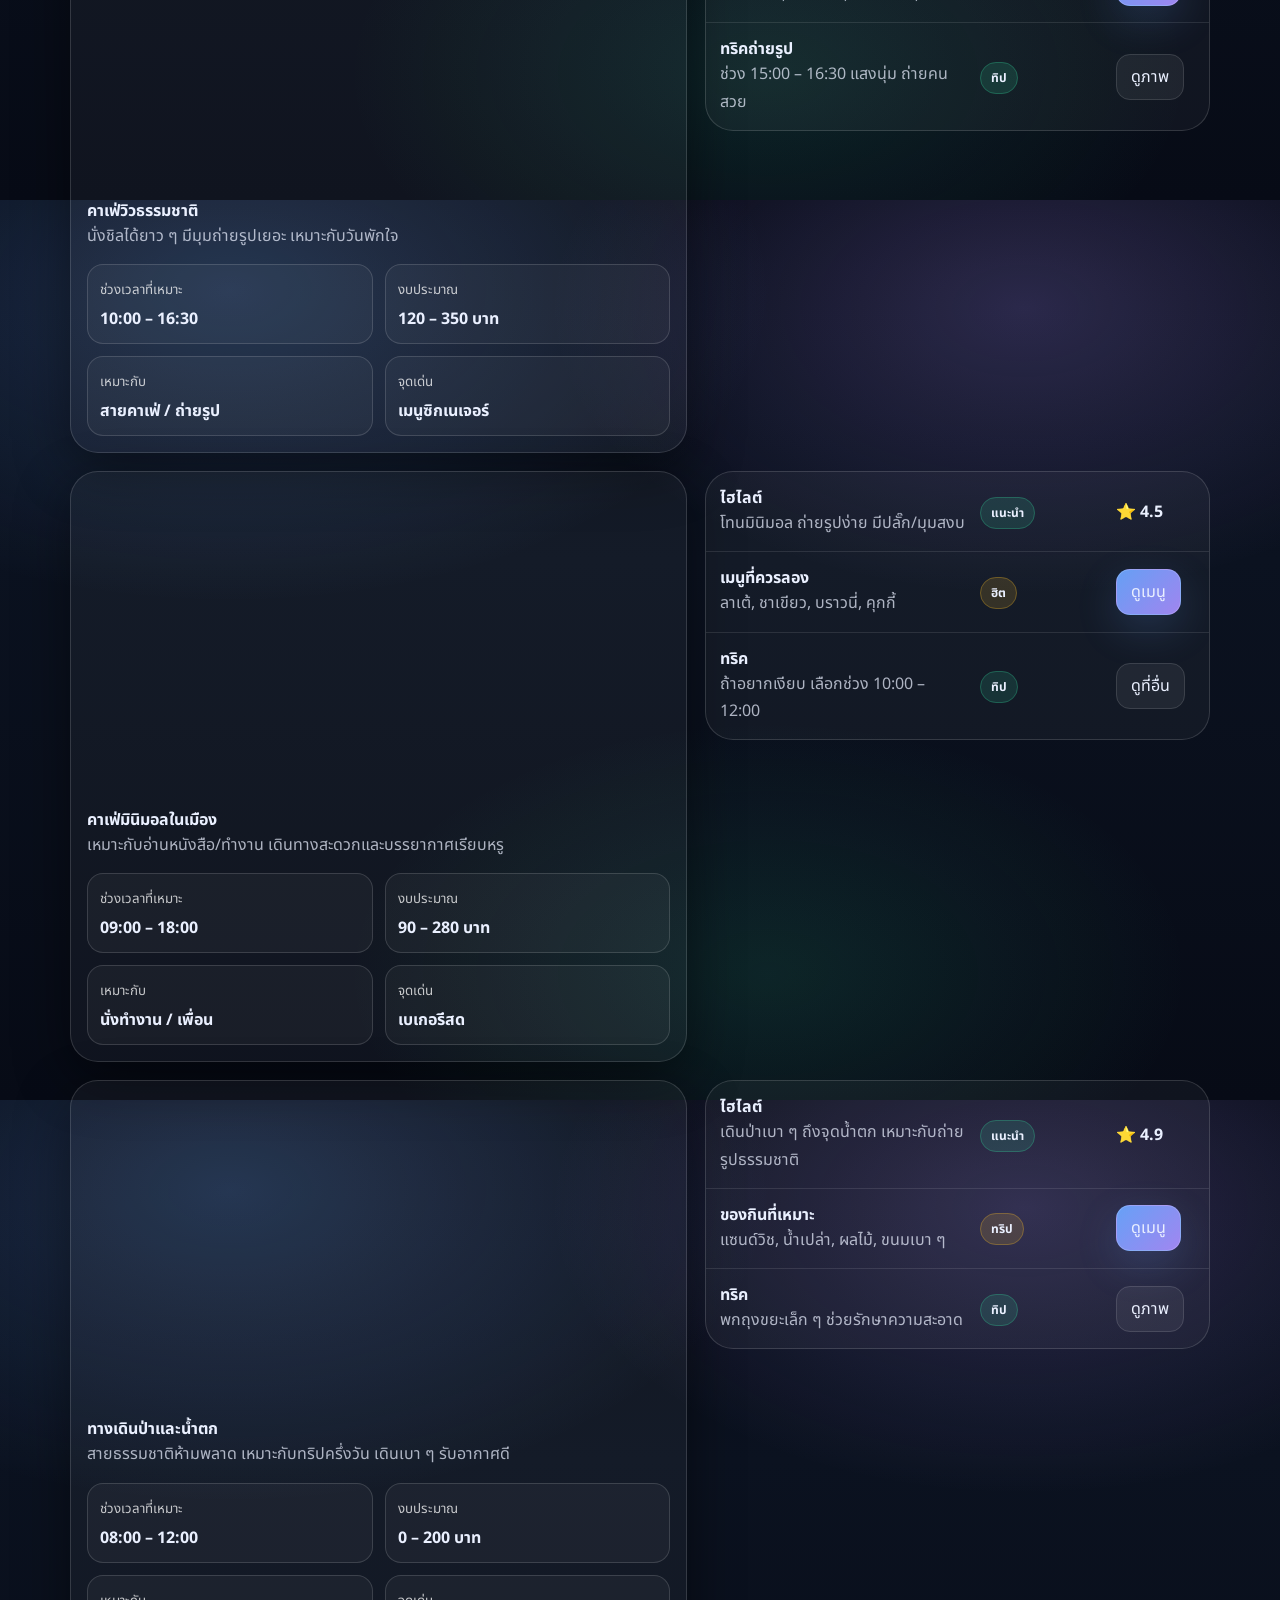
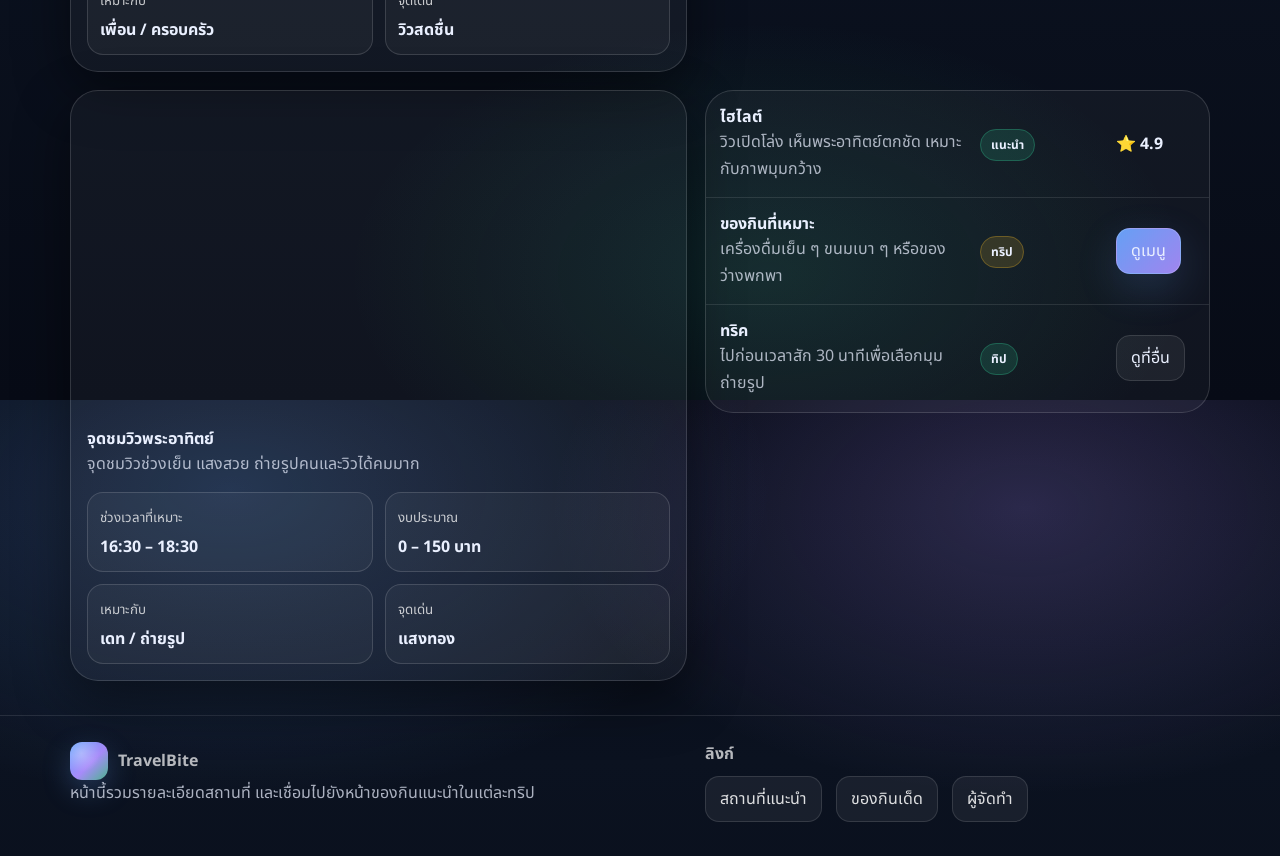
<file: place.html>
<!doctype html>
<html lang="th">
<head>
  <meta charset="utf-8">
  <meta name="viewport" content="width=device-width, initial-scale=1">
  <title>TravelBite — รายละเอียดสถานที่</title>
  <link rel="stylesheet" href="assets/css/style.css">
  <script defer src="assets/js/app.js"></script>
</head>
<body>
  <header class="topbar">
    <div class="container nav">
      <a class="brand" href="index.html"><span class="badge"></span><span>TravelBite</span></a>
      <nav class="navlinks" aria-label="เมนูหลัก">
        <a href="index.html">หน้าแรก</a>
        <a href="destinations.html">สถานที่แนะนำ</a>
        <a href="food.html">ของกินเด็ด</a>
        <a href="gallery.html">แกลเลอรี</a>
        <a href="about.html">ผู้จัดทำ</a>
      </nav>
      <div class="cta">
        <a class="btn primary" href="destinations.html">กลับไปเลือกสถานที่</a>
      </div>
    </div>
  </header>

  <main class="section">
    <div class="container">
      <div class="sectionHead reveal">
        <div>
          <h2 class="h2">รายละเอียดสถานที่</h2>
          <p class="sub">เลือกดูหัวข้อด้านล่าง หรือเลื่อนลงเพื่ออ่านรายละเอียด + ของกินแนะนำ</p>
        </div>
      </div>

      <div class="row reveal" style="margin-bottom:14px">
        <a class="btn" href="#night-market">ตลาดนัดกลางคืน</a>
        <a class="btn" href="#morning-market">ตลาดเช้า</a>
        <a class="btn" href="#nature-cafe">คาเฟ่วิวธรรมชาติ</a>
        <a class="btn" href="#city-cafe">คาเฟ่มินิมอล</a>
        <a class="btn" href="#waterfall">น้ำตก/ป่า</a>
        <a class="btn" href="#sunset-view">จุดชมวิว</a>
      </div>

      <section id="night-market" class="split">
        <div class="bigMedia tilt reveal">
          <div class="img" style="background-image:url('https://images.unsplash.com/photo-1523731407965-2430cd12f5e4?auto=format&fit=crop&w=1800&q=80');"></div>
          <div class="pad">
            <b>ตลาดนัดกลางคืน</b>
            <p class="smallNote">บรรยากาศไฟสวย เดินชิล ถ่ายรูปง่าย เหมาะกับทริปเย็น-ค่ำ</p>
            <div class="kv">
              <div class="k"><small>ช่วงเวลาที่เหมาะ</small><b>17:00 – 22:00</b></div>
              <div class="k"><small>งบประมาณ</small><b>150 – 400 บาท</b></div>
              <div class="k"><small>เหมาะกับ</small><b>เพื่อน / คู่รัก</b></div>
              <div class="k"><small>จุดเด่น</small><b>สตรีทฟู้ดหลากหลาย</b></div>
            </div>
          </div>
        </div>
        <div class="table reveal">
          <div class="rowItem">
            <div><b>ไฮไลต์</b><div class="smallNote">โซนของกิน + โซนถ่ายรูปไฟประดับ</div></div>
            <div><span class="tag good">แนะนำ</span></div>
            <div><b>⭐ 4.8</b></div>
          </div>
          <div class="rowItem">
            <div><b>ของกินที่ควรลอง</b><div class="smallNote">หมูปิ้ง, ข้าวเหนียวมะม่วง, ชานม, ไก่ทอด</div></div>
            <div><span class="tag warn">ฮิต</span></div>
            <div><a class="btn primary" href="food.html#street-food">ดูเมนู</a></div>
          </div>
          <div class="rowItem">
            <div><b>ทริคเที่ยวให้คุ้ม</b><div class="smallNote">เริ่มเดินจากโซนในสุดแล้วค่อยย้อนกลับ จะไม่พลาดร้านดัง</div></div>
            <div><span class="tag good">ทิป</span></div>
            <div><a class="btn" href="gallery.html">ดูภาพ</a></div>
          </div>
        </div>
      </section>

      <div style="height:18px"></div>

      <section id="morning-market" class="split">
        <div class="bigMedia tilt reveal">
          <div class="img" style="background-image:url('https://images.unsplash.com/photo-1542838132-92c53300491e?auto=format&fit=crop&w=1800&q=80');"></div>
          <div class="pad">
            <b>ตลาดเช้าท้องถิ่น</b>
            <p class="smallNote">เหมาะกับสายตื่นเช้า อยากสัมผัสวิถีชีวิตและอาหารพื้นบ้าน</p>
            <div class="kv">
              <div class="k"><small>ช่วงเวลาที่เหมาะ</small><b>06:00 – 10:00</b></div>
              <div class="k"><small>งบประมาณ</small><b>60 – 200 บาท</b></div>
              <div class="k"><small>เหมาะกับ</small><b>ครอบครัว / คนชอบกิน</b></div>
              <div class="k"><small>จุดเด่น</small><b>ของสด/ของกินเช้า</b></div>
            </div>
          </div>
        </div>
        <div class="table reveal">
          <div class="rowItem">
            <div><b>ไฮไลต์</b><div class="smallNote">ข้าวเหนียว หมูปิ้ง โจ๊ก/ปาท่องโก๋ และขนมพื้นบ้าน</div></div>
            <div><span class="tag good">แนะนำ</span></div>
            <div><b>⭐ 4.6</b></div>
          </div>
          <div class="rowItem">
            <div><b>เมนูแนะนำ</b><div class="smallNote">โจ๊ก, ปาท่องโก๋, น้ำเต้าหู้, ข้าวเหนียวหมู</div></div>
            <div><span class="tag warn">ฮิต</span></div>
            <div><a class="btn primary" href="food.html#breakfast">ดูเมนู</a></div>
          </div>
          <div class="rowItem">
            <div><b>ทริค</b><div class="smallNote">ไปช่วง 07:00 – 08:30 ของยังครบและคนไม่แน่น</div></div>
            <div><span class="tag good">ทิป</span></div>
            <div><a class="btn" href="destinations.html">ดูที่อื่น</a></div>
          </div>
        </div>
      </section>

      <div style="height:18px"></div>

      <section id="nature-cafe" class="split">
        <div class="bigMedia tilt reveal">
          <div class="img" style="background-image:url('https://images.unsplash.com/photo-1521017432531-fbd92d768814?auto=format&fit=crop&w=1800&q=80');"></div>
          <div class="pad">
            <b>คาเฟ่วิวธรรมชาติ</b>
            <p class="smallNote">นั่งชิลได้ยาว ๆ มีมุมถ่ายรูปเยอะ เหมาะกับวันพักใจ</p>
            <div class="kv">
              <div class="k"><small>ช่วงเวลาที่เหมาะ</small><b>10:00 – 16:30</b></div>
              <div class="k"><small>งบประมาณ</small><b>120 – 350 บาท</b></div>
              <div class="k"><small>เหมาะกับ</small><b>สายคาเฟ่ / ถ่ายรูป</b></div>
              <div class="k"><small>จุดเด่น</small><b>เมนูซิกเนเจอร์</b></div>
            </div>
          </div>
        </div>
        <div class="table reveal">
          <div class="rowItem">
            <div><b>ไฮไลต์</b><div class="smallNote">วิวโปร่ง โล่ง แสงธรรมชาติสวยมาก</div></div>
            <div><span class="tag good">แนะนำ</span></div>
            <div><b>⭐ 4.7</b></div>
          </div>
          <div class="rowItem">
            <div><b>เมนูที่ควรลอง</b><div class="smallNote">กาแฟเย็น, โกโก้เข้ม, ครัวซองต์, เค้กชีส</div></div>
            <div><span class="tag warn">ฮิต</span></div>
            <div><a class="btn primary" href="food.html#cafe-menu">ดูเมนู</a></div>
          </div>
          <div class="rowItem">
            <div><b>ทริคถ่ายรูป</b><div class="smallNote">ช่วง 15:00 – 16:30 แสงนุ่ม ถ่ายคนสวย</div></div>
            <div><span class="tag good">ทิป</span></div>
            <div><a class="btn" href="gallery.html">ดูภาพ</a></div>
          </div>
        </div>
      </section>

      <div style="height:18px"></div>

      <section id="city-cafe" class="split">
        <div class="bigMedia tilt reveal">
          <div class="img" style="background-image:url('https://images.unsplash.com/photo-1445116572660-236099ec97a0?auto=format&fit=crop&w=1800&q=80');"></div>
          <div class="pad">
            <b>คาเฟ่มินิมอลในเมือง</b>
            <p class="smallNote">เหมาะกับอ่านหนังสือ/ทำงาน เดินทางสะดวกและบรรยากาศเรียบหรู</p>
            <div class="kv">
              <div class="k"><small>ช่วงเวลาที่เหมาะ</small><b>09:00 – 18:00</b></div>
              <div class="k"><small>งบประมาณ</small><b>90 – 280 บาท</b></div>
              <div class="k"><small>เหมาะกับ</small><b>นั่งทำงาน / เพื่อน</b></div>
              <div class="k"><small>จุดเด่น</small><b>เบเกอรีสด</b></div>
            </div>
          </div>
        </div>
        <div class="table reveal">
          <div class="rowItem">
            <div><b>ไฮไลต์</b><div class="smallNote">โทนมินิมอล ถ่ายรูปง่าย มีปลั๊ก/มุมสงบ</div></div>
            <div><span class="tag good">แนะนำ</span></div>
            <div><b>⭐ 4.5</b></div>
          </div>
          <div class="rowItem">
            <div><b>เมนูที่ควรลอง</b><div class="smallNote">ลาเต้, ชาเขียว, บราวนี่, คุกกี้</div></div>
            <div><span class="tag warn">ฮิต</span></div>
            <div><a class="btn primary" href="food.html#dessert">ดูเมนู</a></div>
          </div>
          <div class="rowItem">
            <div><b>ทริค</b><div class="smallNote">ถ้าอยากเงียบ เลือกช่วง 10:00 – 12:00</div></div>
            <div><span class="tag good">ทิป</span></div>
            <div><a class="btn" href="destinations.html">ดูที่อื่น</a></div>
          </div>
        </div>
      </section>

      <div style="height:18px"></div>

      <section id="waterfall" class="split">
        <div class="bigMedia tilt reveal">
          <div class="img" style="background-image:url('https://images.unsplash.com/photo-1511497584788-876760111969?auto=format&fit=crop&w=1800&q=80');"></div>
          <div class="pad">
            <b>ทางเดินป่าและน้ำตก</b>
            <p class="smallNote">สายธรรมชาติห้ามพลาด เหมาะกับทริปครึ่งวัน เดินเบา ๆ รับอากาศดี</p>
            <div class="kv">
              <div class="k"><small>ช่วงเวลาที่เหมาะ</small><b>08:00 – 12:00</b></div>
              <div class="k"><small>งบประมาณ</small><b>0 – 200 บาท</b></div>
              <div class="k"><small>เหมาะกับ</small><b>เพื่อน / ครอบครัว</b></div>
              <div class="k"><small>จุดเด่น</small><b>วิวสดชื่น</b></div>
            </div>
          </div>
        </div>
        <div class="table reveal">
          <div class="rowItem">
            <div><b>ไฮไลต์</b><div class="smallNote">เดินป่าเบา ๆ ถึงจุดน้ำตก เหมาะกับถ่ายรูปธรรมชาติ</div></div>
            <div><span class="tag good">แนะนำ</span></div>
            <div><b>⭐ 4.9</b></div>
          </div>
          <div class="rowItem">
            <div><b>ของกินที่เหมาะ</b><div class="smallNote">แซนด์วิช, น้ำเปล่า, ผลไม้, ขนมเบา ๆ</div></div>
            <div><span class="tag warn">ทริป</span></div>
            <div><a class="btn primary" href="food.html#light-snacks">ดูเมนู</a></div>
          </div>
          <div class="rowItem">
            <div><b>ทริค</b><div class="smallNote">พกถุงขยะเล็ก ๆ ช่วยรักษาความสะอาด</div></div>
            <div><span class="tag good">ทิป</span></div>
            <div><a class="btn" href="gallery.html">ดูภาพ</a></div>
          </div>
        </div>
      </section>

      <div style="height:18px"></div>

      <section id="sunset-view" class="split">
        <div class="bigMedia tilt reveal">
          <div class="img" style="background-image:url('https://images.unsplash.com/photo-1501785888041-af3ef285b470?auto=format&fit=crop&w=1800&q=80');"></div>
          <div class="pad">
            <b>จุดชมวิวพระอาทิตย์</b>
            <p class="smallNote">จุดชมวิวช่วงเย็น แสงสวย ถ่ายรูปคนและวิวได้คมมาก</p>
            <div class="kv">
              <div class="k"><small>ช่วงเวลาที่เหมาะ</small><b>16:30 – 18:30</b></div>
              <div class="k"><small>งบประมาณ</small><b>0 – 150 บาท</b></div>
              <div class="k"><small>เหมาะกับ</small><b>เดท / ถ่ายรูป</b></div>
              <div class="k"><small>จุดเด่น</small><b>แสงทอง</b></div>
            </div>
          </div>
        </div>
        <div class="table reveal">
          <div class="rowItem">
            <div><b>ไฮไลต์</b><div class="smallNote">วิวเปิดโล่ง เห็นพระอาทิตย์ตกชัด เหมาะกับภาพมุมกว้าง</div></div>
            <div><span class="tag good">แนะนำ</span></div>
            <div><b>⭐ 4.9</b></div>
          </div>
          <div class="rowItem">
            <div><b>ของกินที่เหมาะ</b><div class="smallNote">เครื่องดื่มเย็น ๆ ขนมเบา ๆ หรือของว่างพกพา</div></div>
            <div><span class="tag warn">ทริป</span></div>
            <div><a class="btn primary" href="food.html#light-snacks">ดูเมนู</a></div>
          </div>
          <div class="rowItem">
            <div><b>ทริค</b><div class="smallNote">ไปก่อนเวลาสัก 30 นาทีเพื่อเลือกมุมถ่ายรูป</div></div>
            <div><span class="tag good">ทิป</span></div>
            <div><a class="btn" href="destinations.html">ดูที่อื่น</a></div>
          </div>
        </div>
      </section>

    </div>
  </main>

  <footer class="footer">
    <div class="container fgrid">
      <div>
        <div class="row" style="gap:10px"><span class="badge"></span><b>TravelBite</b></div>
        <p class="smallNote">หน้านี้รวมรายละเอียดสถานที่ และเชื่อมไปยังหน้าของกินแนะนำในแต่ละทริป</p>
      </div>
      <div>
        <b>ลิงก์</b>
        <div class="row" style="margin-top:10px">
          <a class="btn" href="destinations.html">สถานที่แนะนำ</a>
          <a class="btn" href="food.html">ของกินเด็ด</a>
          <a class="btn" href="about.html">ผู้จัดทำ</a>
        </div>
      </div>
    </div>
  </footer>

  <div id="toast" class="toast"></div>
</body>
</html>
</file>
<file: assets/css/style.css>
@import url('https://fonts.googleapis.com/css2?family=Google+Sans:wght@400;500;600;700&family=Noto+Sans+Thai:wght@400;500;600;700&display=swap');

:root{
  --bg:#0b1220;
  --card:rgba(255,255,255,.06);
  --card2:rgba(255,255,255,.09);
  --text:#eaf0ff;
  --muted:rgba(234,240,255,.72);
  --line:rgba(255,255,255,.14);
  --shadow: 0 18px 55px rgba(0,0,0,.45);
  --brand:#6aa7ff;
  --brand2:#a78bfa;
  --good:#34d399;
  --warn:#fbbf24;
  --bad:#fb7185;
  --radius:22px;
  --radius2:28px;
  --max:1140px;
}

*{box-sizing:border-box}
html,body{height:100%}
body{
  margin:0;
  font-family:"Google Sans","Noto Sans Thai",system-ui,-apple-system,Segoe UI,Roboto,Arial,sans-serif;
  color:var(--text);
  background:
    radial-gradient(900px 520px at 18% 10%, rgba(106,167,255,.22), transparent 60%),
    radial-gradient(860px 520px at 80% 12%, rgba(167,139,250,.22), transparent 55%),
    radial-gradient(700px 420px at 60% 86%, rgba(52,211,153,.12), transparent 60%),
    linear-gradient(180deg, #070b16 0%, #0b1220 40%, #070b16 100%);
  overflow-x:hidden;
}

a{color:inherit; text-decoration:none}
img{max-width:100%; display:block}

.container{width:min(var(--max), calc(100% - 40px)); margin:0 auto}
.grid{display:grid; gap:18px}
.row{display:flex; gap:14px; flex-wrap:wrap; align-items:center}

.topbar{
  position:sticky; top:0; z-index:50;
  background: rgba(7,11,22,.55);
  backdrop-filter: blur(16px);
  border-bottom:1px solid rgba(255,255,255,.08);
}

.nav{
  display:flex; align-items:center; justify-content:space-between;
  padding:14px 0;
}

.brand{
  display:flex; align-items:center; gap:10px;
  font-weight:700; letter-spacing:.3px;
}
.badge{
  width:38px; height:38px; border-radius:12px;
  background:
    radial-gradient(circle at 30% 30%, rgba(255,255,255,.32), transparent 50%),
    linear-gradient(135deg, var(--brand) 0%, var(--brand2) 55%, #22c55e 120%);
  box-shadow: 0 10px 28px rgba(106,167,255,.25);
}

.navlinks{display:flex; gap:6px; flex-wrap:wrap; align-items:center}
.navlinks a{
  padding:10px 12px;
  border-radius:14px;
  color:var(--muted);
  border:1px solid transparent;
  transition:.25s;
}
.navlinks a:hover{
  color:var(--text);
  border-color: rgba(255,255,255,.14);
  background: rgba(255,255,255,.04);
}
.navlinks a.active{
  color:var(--text);
  border-color: rgba(106,167,255,.35);
  background: rgba(106,167,255,.10);
}

.cta{
  display:flex; gap:10px; align-items:center;
}
.btn{
  appearance:none; border:0; cursor:pointer;
  padding:10px 14px; border-radius:14px;
  color:var(--text);
  background: rgba(255,255,255,.06);
  border:1px solid rgba(255,255,255,.12);
  transition:.25s;
}
.btn:hover{transform: translateY(-1px); background: rgba(255,255,255,.09)}
.btn.primary{
  background: linear-gradient(135deg, rgba(106,167,255,.95), rgba(167,139,250,.95));
  border-color: rgba(255,255,255,.16);
  box-shadow: 0 14px 40px rgba(106,167,255,.18);
}
.btn.primary:hover{filter:brightness(1.06)}
.btn.icon{
  padding:10px 12px;
  display:flex; align-items:center; gap:10px;
}
.kbd{
  font-size:12px; color: rgba(255,255,255,.85);
  padding:2px 8px; border-radius:999px;
  border:1px solid rgba(255,255,255,.14);
  background: rgba(0,0,0,.15);
}

.hero{
  padding:42px 0 26px;
}
.heroWrap{
  border-radius: var(--radius2);
  border:1px solid rgba(255,255,255,.14);
  background:
    radial-gradient(900px 480px at 18% 20%, rgba(106,167,255,.18), transparent 60%),
    radial-gradient(900px 520px at 78% 25%, rgba(167,139,250,.18), transparent 55%),
    linear-gradient(180deg, rgba(255,255,255,.05), rgba(255,255,255,.02));
  box-shadow: var(--shadow);
  overflow:hidden;
  position:relative;
}

.heroMedia{
  position:absolute; inset:0;
  background-size: cover;
  background-position:center;
  filter: saturate(1.05) contrast(1.05);
  opacity:.28;
  transform: scale(1.06);
}
.heroGlow{
  position:absolute; inset:-2px;
  background:
    radial-gradient(420px 220px at 20% 25%, rgba(106,167,255,.32), transparent 65%),
    radial-gradient(420px 220px at 78% 32%, rgba(167,139,250,.30), transparent 65%),
    radial-gradient(520px 300px at 50% 100%, rgba(34,197,94,.18), transparent 70%);
  pointer-events:none;
}

.heroInner{
  position:relative;
  padding:34px 26px;
  display:grid;
  grid-template-columns: 1.15fr .85fr;
  gap:22px;
}
@media (max-width: 900px){
  .heroInner{grid-template-columns:1fr; padding:26px 18px}
}

.hTag{
  display:inline-flex;
  gap:8px; align-items:center;
  padding:6px 10px;
  border-radius:999px;
  border:1px solid rgba(255,255,255,.14);
  background: rgba(0,0,0,.14);
  color: rgba(255,255,255,.86);
  font-weight:600;
  width:fit-content;
}

h1{
  margin:10px 0 10px;
  font-size: clamp(28px, 4vw, 46px);
  line-height:1.08;
  letter-spacing:-.6px;
}
.lead{
  margin:0 0 18px;
  color: var(--muted);
  font-size: 16px;
  line-height:1.7;
}

.heroCards{
  display:grid;
  gap:14px;
}
.card{
  border-radius: var(--radius);
  border:1px solid rgba(255,255,255,.14);
  background: rgba(255,255,255,.05);
  box-shadow: 0 16px 44px rgba(0,0,0,.25);
  overflow:hidden;
}
.cardPad{padding:16px}
.cardTitle{font-weight:700; letter-spacing:.2px; margin:0 0 6px}
.cardText{margin:0; color: var(--muted); line-height:1.65}
.pills{display:flex; gap:8px; flex-wrap:wrap; margin-top:10px}
.pill{
  font-size:12px;
  padding:6px 10px;
  border-radius:999px;
  border:1px solid rgba(255,255,255,.14);
  background: rgba(0,0,0,.14);
  color: rgba(255,255,255,.86);
}

.section{padding:18px 0 34px}
.sectionHead{
  display:flex; align-items:flex-end; justify-content:space-between; gap:14px;
  margin:8px 0 14px;
}
.h2{
  margin:0;
  font-size: clamp(18px, 2.3vw, 28px);
  letter-spacing:-.3px;
}
.sub{
  margin:0;
  color: var(--muted);
  line-height:1.6;
}

.cards3{grid-template-columns: repeat(3, 1fr)}
.cards4{grid-template-columns: repeat(4, 1fr)}
@media (max-width: 980px){
  .cards3,.cards4{grid-template-columns: repeat(2, 1fr)}
}
@media (max-width: 560px){
  .cards3,.cards4{grid-template-columns: 1fr}
}

.placeCard{
  position:relative;
  overflow:hidden;
}
.placeImg{
  height:170px;
  background-size:cover;
  background-position:center;
  filter:saturate(1.1) contrast(1.05);
}
.placeBody{padding:14px 14px 16px}
.metaRow{display:flex; justify-content:space-between; gap:10px; align-items:center}
.meta{
  font-size:12px; color: rgba(255,255,255,.78);
  display:flex; gap:8px; align-items:center;
}
.dot{width:7px;height:7px;border-radius:999px;background:linear-gradient(135deg,var(--brand),var(--brand2))}
.score{
  font-size:12px; font-weight:700;
  padding:6px 10px;
  border-radius:999px;
  border:1px solid rgba(255,255,255,.14);
  background: rgba(0,0,0,.16);
}
.placeName{margin:10px 0 6px; font-weight:800; letter-spacing:.2px}
.placeDesc{margin:0; color:var(--muted); line-height:1.65}
.actions{display:flex; gap:10px; margin-top:12px}

.split{
  display:grid; grid-template-columns: 1.1fr .9fr; gap:18px; align-items:start;
}
@media (max-width: 900px){.split{grid-template-columns:1fr}}

.bigMedia{
  border-radius: var(--radius2);
  border:1px solid rgba(255,255,255,.14);
  overflow:hidden;
  box-shadow: var(--shadow);
  background: rgba(255,255,255,.04);
}
.bigMedia .img{
  height: 320px;
  background-size: cover;
  background-position:center;
  filter:saturate(1.08) contrast(1.05);
}
.bigMedia .pad{padding:16px}
.kv{display:grid; grid-template-columns: 1fr 1fr; gap:12px; margin-top:14px}
.kv .k{
  border-radius:16px;
  border:1px solid rgba(255,255,255,.14);
  background: rgba(255,255,255,.04);
  padding:12px;
}
.k small{color: rgba(255,255,255,.75)}
.k b{display:block; margin-top:6px}

.table{
  border-radius: var(--radius2);
  border:1px solid rgba(255,255,255,.14);
  background: rgba(255,255,255,.04);
  overflow:hidden;
}
.table .rowItem{
  display:grid;
  grid-template-columns: 1.1fr .55fr .35fr;
  gap:12px;
  padding:14px 14px;
  border-top:1px solid rgba(255,255,255,.10);
  align-items:center;
}
.table .rowItem:first-child{border-top:0}
.tag{
  font-size:12px; font-weight:700;
  padding:6px 10px;
  border-radius:999px;
  width:fit-content;
  border:1px solid rgba(255,255,255,.14);
  background: rgba(0,0,0,.14);
}
.tag.good{background: rgba(52,211,153,.14); border-color: rgba(52,211,153,.28)}
.tag.warn{background: rgba(251,191,36,.14); border-color: rgba(251,191,36,.28)}
.tag.bad{background: rgba(251,113,133,.14); border-color: rgba(251,113,133,.28)}

.gallery{
  display:grid;
  grid-template-columns: repeat(12, 1fr);
  gap:14px;
}
.gItem{
  grid-column: span 4;
  border-radius: var(--radius2);
  border:1px solid rgba(255,255,255,.14);
  overflow:hidden;
  background: rgba(255,255,255,.04);
  box-shadow: 0 16px 44px rgba(0,0,0,.22);
  transform: translateZ(0);
}
.gItem .ph{
  height: 210px;
  background-size: cover;
  background-position:center;
  filter:saturate(1.08) contrast(1.05);
  transition: .35s;
}
.gItem:hover .ph{transform: scale(1.06)}
.gItem .cap{padding:12px 14px}
.gItem h4{margin:0 0 6px; font-size:15px}
.gItem p{margin:0; color: var(--muted); line-height:1.6; font-size:13px}
@media (max-width: 980px){.gItem{grid-column: span 6}}
@media (max-width: 560px){.gItem{grid-column: span 12}}

.footer{
  padding:26px 0 34px;
  border-top:1px solid rgba(255,255,255,.10);
  color: rgba(255,255,255,.70);
}
.footer .fgrid{
  display:grid;
  grid-template-columns: 1.1fr .9fr;
  gap:18px;
  align-items:start;
}
@media (max-width: 900px){.footer .fgrid{grid-template-columns:1fr}}
.footer a{color: rgba(255,255,255,.86)}
.creditsList{margin:12px 0 0; padding-left:18px; color: rgba(255,255,255,.74); line-height:1.7}

.reveal{
  opacity:0;
  transform: translateY(14px);
  transition: .6s ease;
}
.reveal.active{
  opacity:1;
  transform: translateY(0);
}

.tilt{
  transform-style:preserve-3d;
  transition: transform .15s ease, box-shadow .2s ease;
}
.tilt:hover{
  box-shadow: 0 18px 60px rgba(0,0,0,.35);
}

.smallNote{color: var(--muted); margin:0; line-height:1.7}

.searchBar{
  display:flex; gap:10px; flex-wrap:wrap; align-items:center;
  padding:12px;
  border-radius: var(--radius2);
  border:1px solid rgba(255,255,255,.14);
  background: rgba(255,255,255,.04);
}
.input{
  flex:1;
  min-width: 220px;
  padding:12px 14px;
  border-radius:14px;
  border:1px solid rgba(255,255,255,.14);
  background: rgba(0,0,0,.16);
  color: var(--text);
  outline:none;
}
.input::placeholder{color: rgba(255,255,255,.55)}
select.input{cursor:pointer}

.toast{
  position: fixed;
  right: 14px;
  bottom: 14px;
  z-index: 80;
  width: min(360px, calc(100% - 28px));
  border-radius: 18px;
  border: 1px solid rgba(255,255,255,.14);
  background: rgba(7,11,22,.68);
  backdrop-filter: blur(14px);
  box-shadow: 0 18px 60px rgba(0,0,0,.45);
  padding: 12px 14px;
  display:none;
}
.toast.show{display:block; animation: pop .24s ease}
@keyframes pop{
  from{transform: translateY(10px); opacity:0}
  to{transform: translateY(0); opacity:1}
}
</file>
